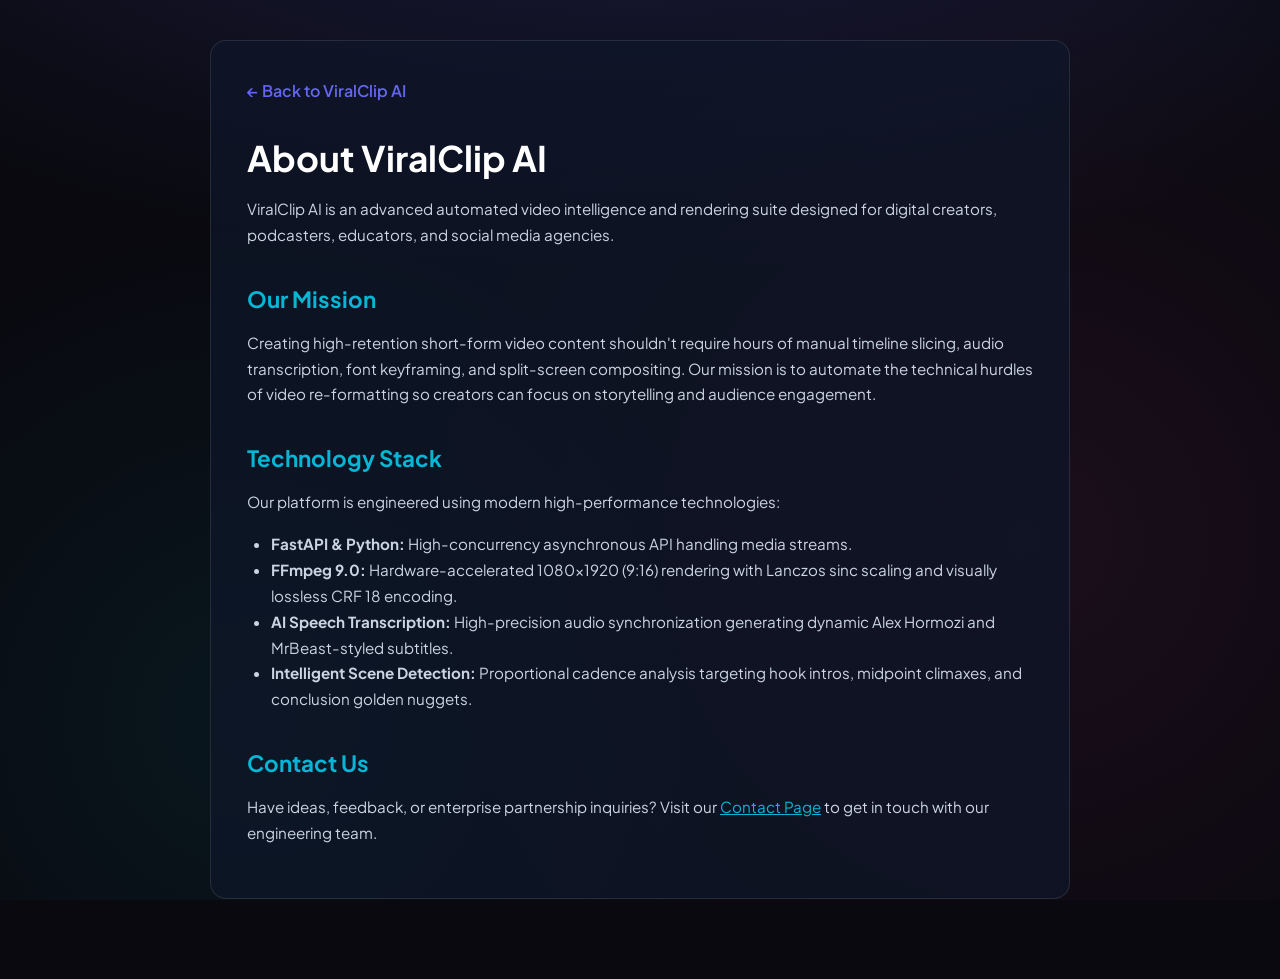
<file: static/about.html>
<!DOCTYPE html>
<html lang="en">
<head>
  <meta charset="UTF-8">
  <meta name="viewport" content="width=device-width, initial-scale=1.0">
  <title>About Us - ViralClip AI</title>
  <link rel="icon" type="image/png" sizes="192x192" href="/icon-192.png">
  <link href="https://fonts.googleapis.com/css2?family=Plus+Jakarta+Sans:wght@400;500;600;700;800&display=swap" rel="stylesheet">
  <link rel="stylesheet" href="css/style.css">
  <style>
    .legal-page-container {
      max-width: 860px;
      margin: 40px auto 80px;
      padding: 36px;
      background: rgba(15, 23, 42, 0.7);
      border: 1px solid rgba(255, 255, 255, 0.1);
      border-radius: 16px;
      line-height: 1.7;
    }
    .legal-page-container h1 { font-size: 2.2rem; margin-bottom: 8px; color: #fff; }
    .legal-page-container h2 { font-size: 1.4rem; margin-top: 32px; margin-bottom: 12px; color: var(--accent-cyan); }
    .legal-page-container p { color: #cbd5e1; margin-bottom: 16px; font-size: 0.95rem; }
    .legal-page-container ul { color: #cbd5e1; margin-left: 24px; margin-bottom: 16px; font-size: 0.95rem; }
    .back-home-btn { display: inline-flex; align-items: center; gap: 6px; margin-bottom: 24px; color: var(--primary); text-decoration: none; font-weight: 600; }
  </style>
</head>
<body class="bg-dark text-light antialiased">
  <div class="legal-page-container">
    <a href="/" class="back-home-btn">← Back to ViralClip AI</a>
    <h1>About ViralClip AI</h1>
    <p>ViralClip AI is an advanced automated video intelligence and rendering suite designed for digital creators, podcasters, educators, and social media agencies.</p>

    <h2>Our Mission</h2>
    <p>Creating high-retention short-form video content shouldn't require hours of manual timeline slicing, audio transcription, font keyframing, and split-screen compositing. Our mission is to automate the technical hurdles of video re-formatting so creators can focus on storytelling and audience engagement.</p>

    <h2>Technology Stack</h2>
    <p>Our platform is engineered using modern high-performance technologies:</p>
    <ul>
      <li><strong>FastAPI & Python:</strong> High-concurrency asynchronous API handling media streams.</li>
      <li><strong>FFmpeg 9.0:</strong> Hardware-accelerated 1080x1920 (9:16) rendering with Lanczos sinc scaling and visually lossless CRF 18 encoding.</li>
      <li><strong>AI Speech Transcription:</strong> High-precision audio synchronization generating dynamic Alex Hormozi and MrBeast-styled subtitles.</li>
      <li><strong>Intelligent Scene Detection:</strong> Proportional cadence analysis targeting hook intros, midpoint climaxes, and conclusion golden nuggets.</li>
    </ul>

    <h2>Contact Us</h2>
    <p>Have ideas, feedback, or enterprise partnership inquiries? Visit our <a href="/contact.html" style="color: var(--accent-cyan);">Contact Page</a> to get in touch with our engineering team.</p>
  </div>
</body>
</html>
</file>
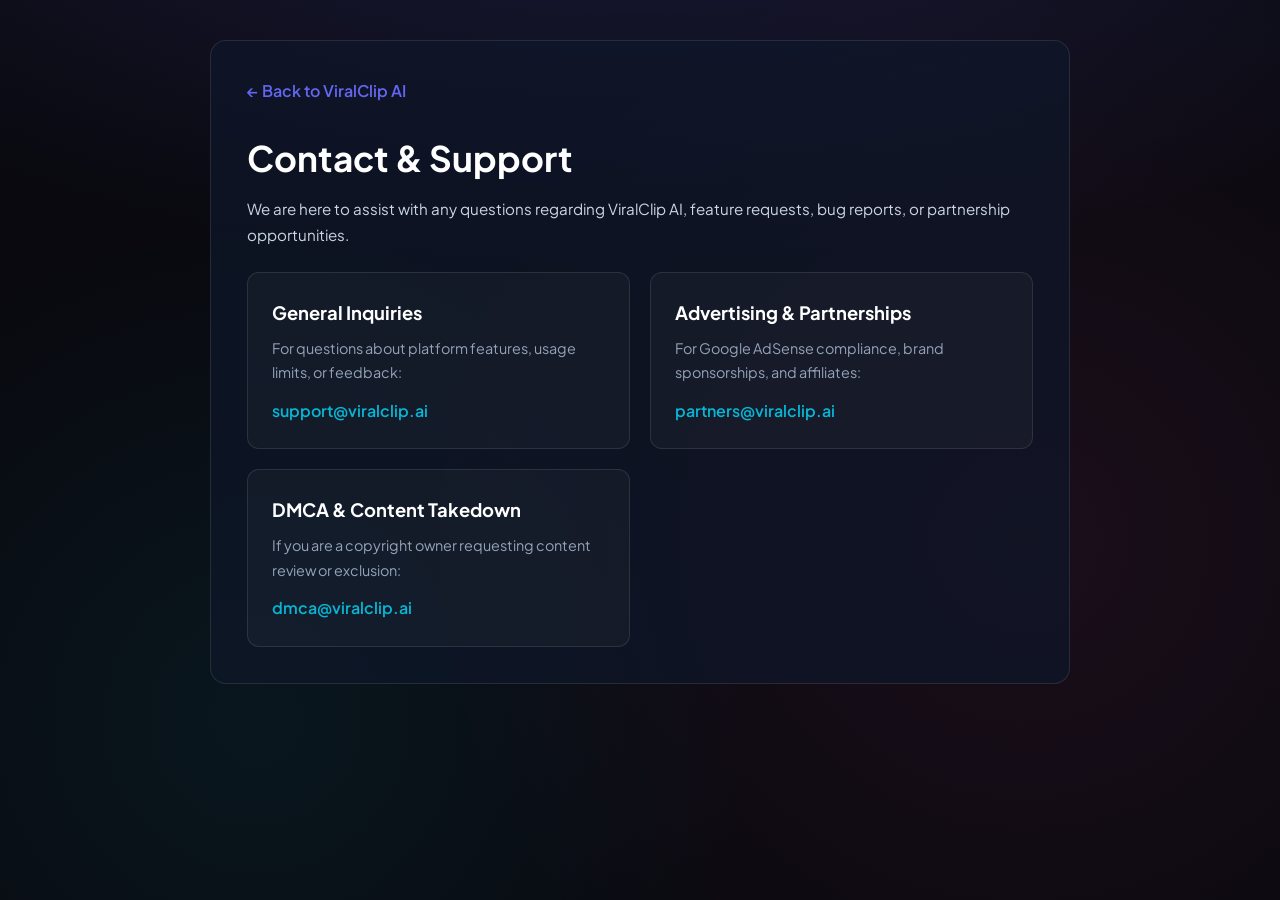
<file: static/contact.html>
<!DOCTYPE html>
<html lang="en">
<head>
  <meta charset="UTF-8">
  <meta name="viewport" content="width=device-width, initial-scale=1.0">
  <title>Contact & Support - ViralClip AI</title>
  <link rel="icon" type="image/png" sizes="192x192" href="/icon-192.png">
  <link href="https://fonts.googleapis.com/css2?family=Plus+Jakarta+Sans:wght@400;500;600;700;800&display=swap" rel="stylesheet">
  <link rel="stylesheet" href="css/style.css">
  <style>
    .legal-page-container {
      max-width: 860px;
      margin: 40px auto 80px;
      padding: 36px;
      background: rgba(15, 23, 42, 0.7);
      border: 1px solid rgba(255, 255, 255, 0.1);
      border-radius: 16px;
      line-height: 1.7;
    }
    .legal-page-container h1 { font-size: 2.2rem; margin-bottom: 8px; color: #fff; }
    .legal-page-container p { color: #cbd5e1; margin-bottom: 24px; font-size: 0.95rem; }
    .back-home-btn { display: inline-flex; align-items: center; gap: 6px; margin-bottom: 24px; color: var(--primary); text-decoration: none; font-weight: 600; }
    .contact-card-grid { display: grid; grid-template-columns: repeat(auto-fit, minmax(260px, 1fr)); gap: 20px; margin-top: 24px; }
    .contact-card { background: rgba(255, 255, 255, 0.03); border: 1px solid rgba(255, 255, 255, 0.1); border-radius: 12px; padding: 24px; }
    .contact-card h3 { color: #fff; margin-bottom: 8px; font-size: 1.15rem; }
    .contact-card p { color: var(--text-muted); font-size: 0.9rem; margin-bottom: 12px; }
    .contact-email { color: var(--accent-cyan); font-weight: 600; text-decoration: none; word-break: break-all; }
  </style>
</head>
<body class="bg-dark text-light antialiased">
  <div class="legal-page-container">
    <a href="/" class="back-home-btn">← Back to ViralClip AI</a>
    <h1>Contact & Support</h1>
    <p>We are here to assist with any questions regarding ViralClip AI, feature requests, bug reports, or partnership opportunities.</p>

    <div class="contact-card-grid">
      <div class="contact-card">
        <h3>General Inquiries</h3>
        <p>For questions about platform features, usage limits, or feedback:</p>
        <a href="mailto:support@viralclip.ai" class="contact-email">support@viralclip.ai</a>
      </div>

      <div class="contact-card">
        <h3>Advertising & Partnerships</h3>
        <p>For Google AdSense compliance, brand sponsorships, and affiliates:</p>
        <a href="mailto:partners@viralclip.ai" class="contact-email">partners@viralclip.ai</a>
      </div>

      <div class="contact-card">
        <h3>DMCA & Content Takedown</h3>
        <p>If you are a copyright owner requesting content review or exclusion:</p>
        <a href="mailto:dmca@viralclip.ai" class="contact-email">dmca@viralclip.ai</a>
      </div>
    </div>
  </div>
</body>
</html>
</file>
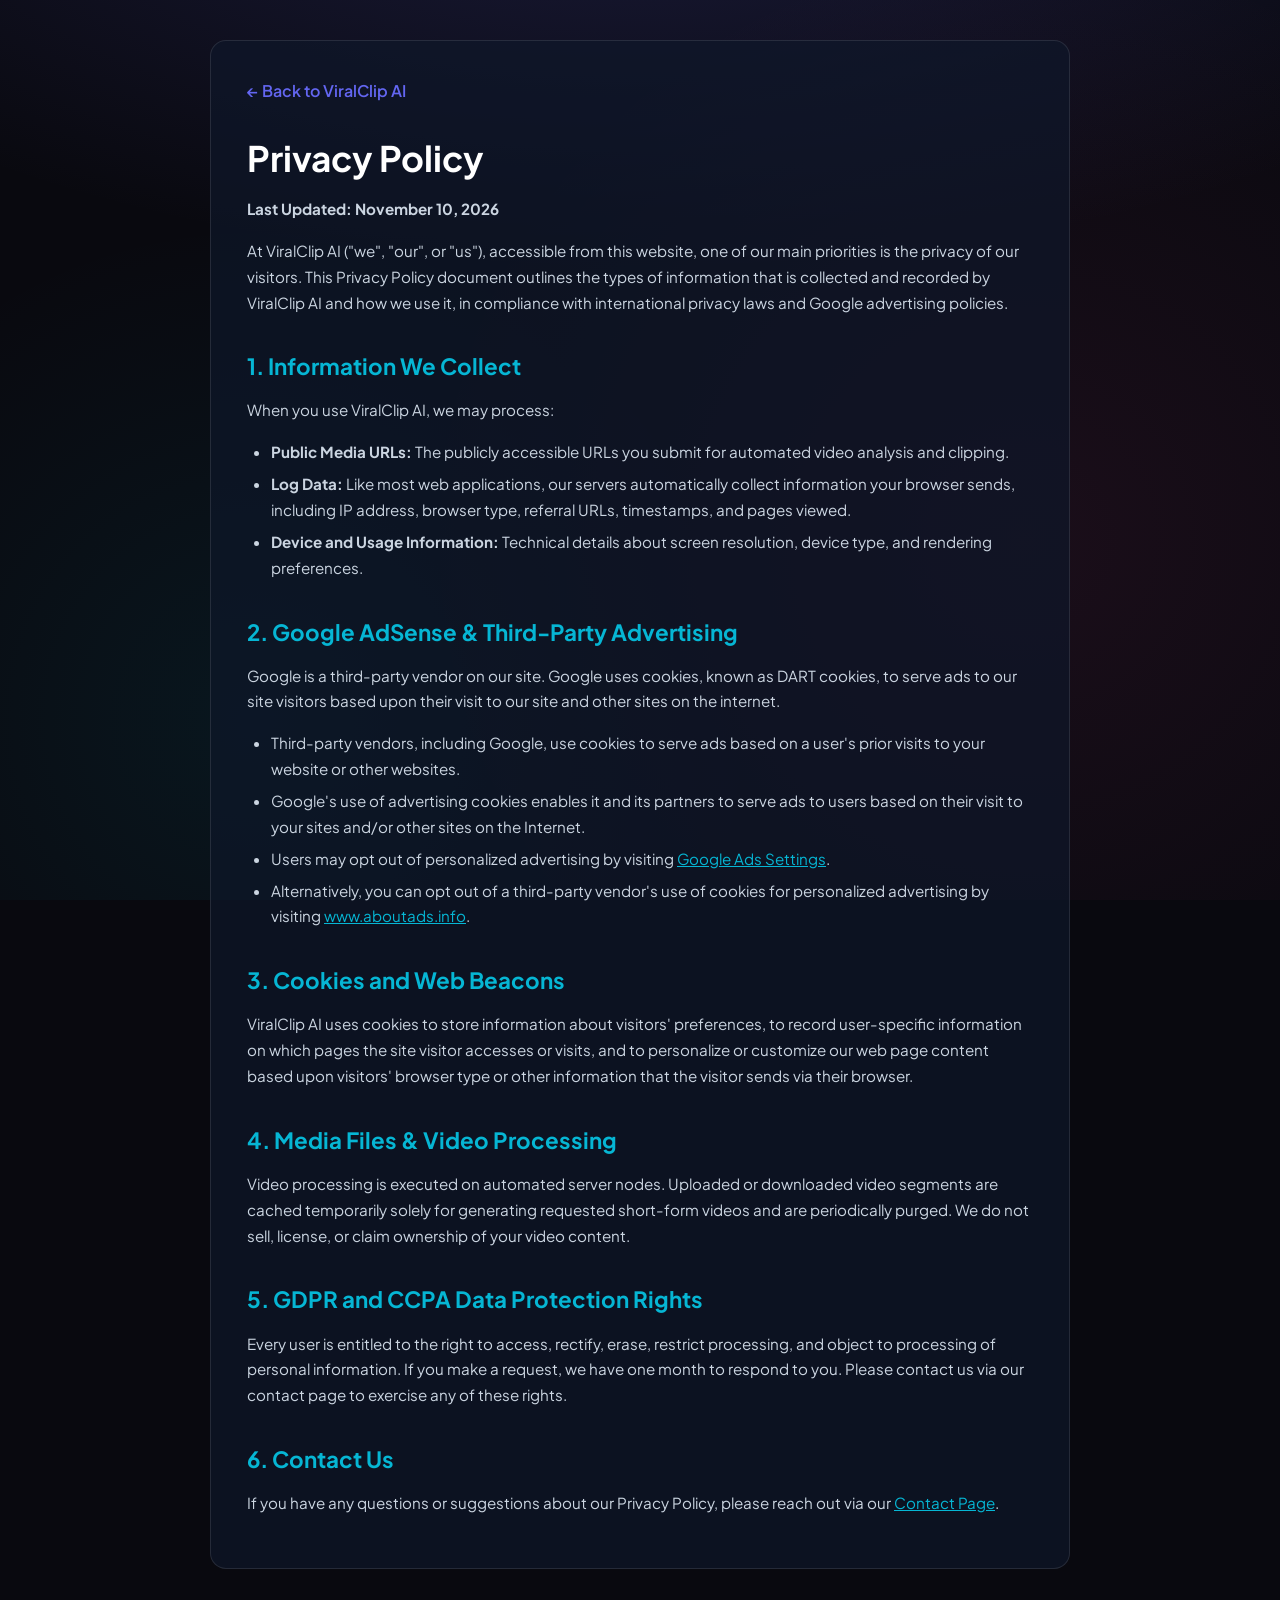
<file: static/privacy.html>
<!DOCTYPE html>
<html lang="en">
<head>
  <meta charset="UTF-8">
  <meta name="viewport" content="width=device-width, initial-scale=1.0">
  <title>Privacy Policy - ViralClip AI</title>
  <link rel="icon" type="image/png" sizes="192x192" href="/icon-192.png">
  <link href="https://fonts.googleapis.com/css2?family=Plus+Jakarta+Sans:wght@400;500;600;700;800&display=swap" rel="stylesheet">
  <link rel="stylesheet" href="css/style.css">
  <style>
    .legal-page-container {
      max-width: 860px;
      margin: 40px auto 80px;
      padding: 36px;
      background: rgba(15, 23, 42, 0.7);
      border: 1px solid rgba(255, 255, 255, 0.1);
      border-radius: 16px;
      line-height: 1.7;
    }
    .legal-page-container h1 { font-size: 2.2rem; margin-bottom: 8px; color: #fff; }
    .legal-page-container h2 { font-size: 1.4rem; margin-top: 32px; margin-bottom: 12px; color: var(--accent-cyan); }
    .legal-page-container p { color: #cbd5e1; margin-bottom: 16px; font-size: 0.95rem; }
    .legal-page-container ul { color: #cbd5e1; margin-left: 24px; margin-bottom: 16px; font-size: 0.95rem; }
    .legal-page-container li { margin-bottom: 6px; }
    .back-home-btn { display: inline-flex; align-items: center; gap: 6px; margin-bottom: 24px; color: var(--primary); text-decoration: none; font-weight: 600; }
  </style>
</head>
<body class="bg-dark text-light antialiased">
  <div class="legal-page-container">
    <a href="/" class="back-home-btn">← Back to ViralClip AI</a>
    <h1>Privacy Policy</h1>
    <p><strong>Last Updated: November 10, 2026</strong></p>

    <p>At ViralClip AI ("we", "our", or "us"), accessible from this website, one of our main priorities is the privacy of our visitors. This Privacy Policy document outlines the types of information that is collected and recorded by ViralClip AI and how we use it, in compliance with international privacy laws and Google advertising policies.</p>

    <h2>1. Information We Collect</h2>
    <p>When you use ViralClip AI, we may process:</p>
    <ul>
      <li><strong>Public Media URLs:</strong> The publicly accessible URLs you submit for automated video analysis and clipping.</li>
      <li><strong>Log Data:</strong> Like most web applications, our servers automatically collect information your browser sends, including IP address, browser type, referral URLs, timestamps, and pages viewed.</li>
      <li><strong>Device and Usage Information:</strong> Technical details about screen resolution, device type, and rendering preferences.</li>
    </ul>

    <h2>2. Google AdSense & Third-Party Advertising</h2>
    <p>Google is a third-party vendor on our site. Google uses cookies, known as DART cookies, to serve ads to our site visitors based upon their visit to our site and other sites on the internet.</p>
    <ul>
      <li>Third-party vendors, including Google, use cookies to serve ads based on a user's prior visits to your website or other websites.</li>
      <li>Google's use of advertising cookies enables it and its partners to serve ads to users based on their visit to your sites and/or other sites on the Internet.</li>
      <li>Users may opt out of personalized advertising by visiting <a href="https://www.google.com/settings/ads" target="_blank" rel="noopener" style="color: var(--accent-cyan);">Google Ads Settings</a>.</li>
      <li>Alternatively, you can opt out of a third-party vendor's use of cookies for personalized advertising by visiting <a href="https://www.aboutads.info" target="_blank" rel="noopener" style="color: var(--accent-cyan);">www.aboutads.info</a>.</li>
    </ul>

    <h2>3. Cookies and Web Beacons</h2>
    <p>ViralClip AI uses cookies to store information about visitors' preferences, to record user-specific information on which pages the site visitor accesses or visits, and to personalize or customize our web page content based upon visitors' browser type or other information that the visitor sends via their browser.</p>

    <h2>4. Media Files & Video Processing</h2>
    <p>Video processing is executed on automated server nodes. Uploaded or downloaded video segments are cached temporarily solely for generating requested short-form videos and are periodically purged. We do not sell, license, or claim ownership of your video content.</p>

    <h2>5. GDPR and CCPA Data Protection Rights</h2>
    <p>Every user is entitled to the right to access, rectify, erase, restrict processing, and object to processing of personal information. If you make a request, we have one month to respond to you. Please contact us via our contact page to exercise any of these rights.</p>

    <h2>6. Contact Us</h2>
    <p>If you have any questions or suggestions about our Privacy Policy, please reach out via our <a href="/contact.html" style="color: var(--accent-cyan);">Contact Page</a>.</p>
  </div>
</body>
</html>
</file>
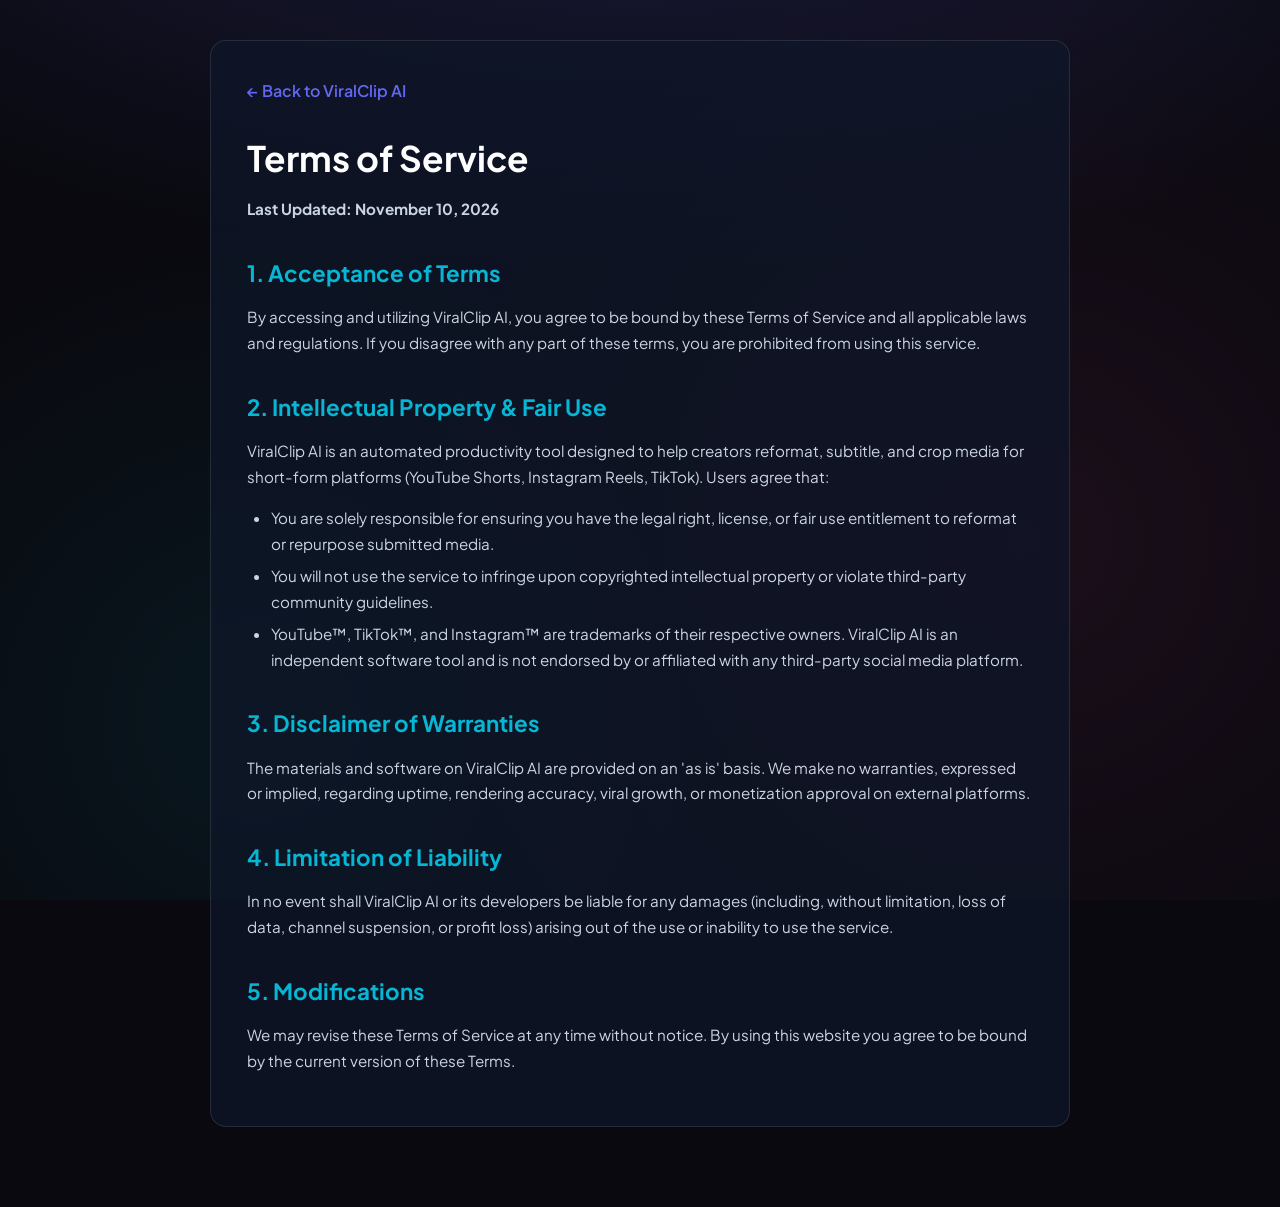
<file: static/terms.html>
<!DOCTYPE html>
<html lang="en">
<head>
  <meta charset="UTF-8">
  <meta name="viewport" content="width=device-width, initial-scale=1.0">
  <title>Terms of Service - ViralClip AI</title>
  <link rel="icon" type="image/png" sizes="192x192" href="/icon-192.png">
  <link href="https://fonts.googleapis.com/css2?family=Plus+Jakarta+Sans:wght@400;500;600;700;800&display=swap" rel="stylesheet">
  <link rel="stylesheet" href="css/style.css">
  <style>
    .legal-page-container {
      max-width: 860px;
      margin: 40px auto 80px;
      padding: 36px;
      background: rgba(15, 23, 42, 0.7);
      border: 1px solid rgba(255, 255, 255, 0.1);
      border-radius: 16px;
      line-height: 1.7;
    }
    .legal-page-container h1 { font-size: 2.2rem; margin-bottom: 8px; color: #fff; }
    .legal-page-container h2 { font-size: 1.4rem; margin-top: 32px; margin-bottom: 12px; color: var(--accent-cyan); }
    .legal-page-container p { color: #cbd5e1; margin-bottom: 16px; font-size: 0.95rem; }
    .legal-page-container ul { color: #cbd5e1; margin-left: 24px; margin-bottom: 16px; font-size: 0.95rem; }
    .legal-page-container li { margin-bottom: 6px; }
    .back-home-btn { display: inline-flex; align-items: center; gap: 6px; margin-bottom: 24px; color: var(--primary); text-decoration: none; font-weight: 600; }
  </style>
</head>
<body class="bg-dark text-light antialiased">
  <div class="legal-page-container">
    <a href="/" class="back-home-btn">← Back to ViralClip AI</a>
    <h1>Terms of Service</h1>
    <p><strong>Last Updated: November 10, 2026</strong></p>

    <h2>1. Acceptance of Terms</h2>
    <p>By accessing and utilizing ViralClip AI, you agree to be bound by these Terms of Service and all applicable laws and regulations. If you disagree with any part of these terms, you are prohibited from using this service.</p>

    <h2>2. Intellectual Property & Fair Use</h2>
    <p>ViralClip AI is an automated productivity tool designed to help creators reformat, subtitle, and crop media for short-form platforms (YouTube Shorts, Instagram Reels, TikTok). Users agree that:</p>
    <ul>
      <li>You are solely responsible for ensuring you have the legal right, license, or fair use entitlement to reformat or repurpose submitted media.</li>
      <li>You will not use the service to infringe upon copyrighted intellectual property or violate third-party community guidelines.</li>
      <li>YouTube™, TikTok™, and Instagram™ are trademarks of their respective owners. ViralClip AI is an independent software tool and is not endorsed by or affiliated with any third-party social media platform.</li>
    </ul>

    <h2>3. Disclaimer of Warranties</h2>
    <p>The materials and software on ViralClip AI are provided on an 'as is' basis. We make no warranties, expressed or implied, regarding uptime, rendering accuracy, viral growth, or monetization approval on external platforms.</p>

    <h2>4. Limitation of Liability</h2>
    <p>In no event shall ViralClip AI or its developers be liable for any damages (including, without limitation, loss of data, channel suspension, or profit loss) arising out of the use or inability to use the service.</p>

    <h2>5. Modifications</h2>
    <p>We may revise these Terms of Service at any time without notice. By using this website you agree to be bound by the current version of these Terms.</p>
  </div>
</body>
</html>
</file>
<file: static/css/style.css>
/* ==========================================================================
   ViralClip AI - Modern SaaS Dark Theme & Stylesheet
   ========================================================================== */

:root {
  --bg-dark: #09090f;
  --bg-card: rgba(18, 18, 28, 0.75);
  --bg-card-hover: rgba(26, 26, 42, 0.9);
  --bg-elevated: #161626;
  --border-color: rgba(255, 255, 255, 0.08);
  --border-glow: rgba(99, 102, 241, 0.35);

  --primary: #6366f1;
  --primary-hover: #4f46e5;
  --secondary: #8b5cf6;
  --accent-cyan: #06b6d4;
  --accent-green: #10b981;
  --accent-yellow: #facc15;
  --accent-pink: #ec4899;

  --text-main: #f8fafc;
  --text-muted: #94a3b8;
  --text-sub: #64748b;

  --font-main: 'Plus Jakarta Sans', system-ui, -apple-system, sans-serif;
  --font-display: 'Space Grotesk', sans-serif;

  --radius-sm: 8px;
  --radius-md: 14px;
  --radius-lg: 20px;
  --radius-xl: 28px;
}

*, *::before, *::after {
  box-sizing: border-box;
  margin: 0;
  padding: 0;
}

body {
  font-family: var(--font-main);
  background-color: var(--bg-dark);
  color: var(--text-main);
  line-height: 1.6;
  overflow-x: hidden;
  background-image: 
    radial-gradient(ellipse 80% 50% at 50% -20%, rgba(99, 102, 241, 0.20), transparent),
    radial-gradient(circle 600px at 80% 60%, rgba(236, 72, 153, 0.08), transparent),
    radial-gradient(circle 500px at 20% 80%, rgba(6, 182, 212, 0.08), transparent);
  background-attachment: fixed;
}

/* Scrollbar */
::-webkit-scrollbar {
  width: 8px;
}
::-webkit-scrollbar-track {
  background: var(--bg-dark);
}
::-webkit-scrollbar-thumb {
  background: #27273a;
  border-radius: 4px;
}
::-webkit-scrollbar-thumb:hover {
  background: var(--primary);
}

/* Typography & Utilities */
.gradient-text {
  background: linear-gradient(135deg, #a5b4fc 0%, #6366f1 50%, #ec4899 100%);
  -webkit-background-clip: text;
  -webkit-text-fill-color: transparent;
}

.card-glow {
  background: var(--bg-card);
  backdrop-filter: blur(16px);
  -webkit-backdrop-filter: blur(16px);
  border: 1px solid var(--border-color);
  box-shadow: 0 10px 40px -10px rgba(0, 0, 0, 0.5), 0 0 20px -5px rgba(99, 102, 241, 0.15);
  border-radius: var(--radius-lg);
}

.pulse-glow {
  box-shadow: 0 0 25px rgba(99, 102, 241, 0.45);
  transition: all 0.3s ease;
}
.pulse-glow:hover {
  box-shadow: 0 0 35px rgba(99, 102, 241, 0.7);
  transform: translateY(-2px);
}

/* Buttons */
.btn {
  display: inline-flex;
  align-items: center;
  justify-content: center;
  gap: 8px;
  font-family: var(--font-main);
  font-weight: 600;
  border-radius: var(--radius-md);
  border: none;
  cursor: pointer;
  transition: all 0.2s cubic-bezier(0.16, 1, 0.3, 1);
  text-decoration: none;
}

.btn-primary {
  background: linear-gradient(135deg, #6366f1 0%, #4f46e5 100%);
  color: white;
}
.btn-primary:hover {
  background: linear-gradient(135deg, #4f46e5 0%, #4338ca 100%);
}

.btn-secondary {
  background: rgba(255, 255, 255, 0.08);
  color: var(--text-main);
  border: 1px solid rgba(255, 255, 255, 0.12);
}
.btn-secondary:hover {
  background: rgba(255, 255, 255, 0.15);
}

.btn-outline {
  background: transparent;
  color: var(--text-muted);
  border: 1px solid var(--border-color);
}
.btn-outline:hover {
  color: white;
  border-color: rgba(255, 255, 255, 0.25);
  background: rgba(255, 255, 255, 0.04);
}

.btn-success {
  background: linear-gradient(135deg, #10b981 0%, #059669 100%);
  color: white;
  box-shadow: 0 0 25px rgba(16, 185, 129, 0.4);
}
.btn-success:hover {
  background: linear-gradient(135deg, #059669 0%, #047857 100%);
}

.btn-xs { padding: 4px 10px; font-size: 0.75rem; }
.btn-sm { padding: 8px 16px; font-size: 0.85rem; }
.btn-md { padding: 12px 22px; font-size: 0.95rem; }
.btn-lg { padding: 14px 28px; font-size: 1.05rem; }
.btn-xl { padding: 18px 34px; font-size: 1.15rem; font-weight: 700; }
.w-full { width: 100%; }

/* Navigation Header */
.app-header {
  position: sticky;
  top: 0;
  z-index: 100;
  background: rgba(9, 9, 15, 0.85);
  backdrop-filter: blur(14px);
  -webkit-backdrop-filter: blur(14px);
  border-bottom: 1px solid var(--border-color);
  padding: 14px 0;
}
.header-container {
  max-width: 1300px;
  margin: 0 auto;
  padding: 0 24px;
  display: flex;
  align-items: center;
  justify-content: space-between;
}
.brand {
  display: flex;
  align-items: center;
  gap: 12px;
}
.brand-icon {
  width: 40px;
  height: 40px;
  background: linear-gradient(135deg, #6366f1, #ec4899);
  border-radius: 10px;
  display: flex;
  align-items: center;
  justify-content: center;
  color: white;
  box-shadow: 0 0 15px rgba(99, 102, 241, 0.5);
}
.brand-icon.small {
  width: 26px;
  height: 26px;
  border-radius: 6px;
}
.brand-title {
  font-family: var(--font-display);
  font-size: 1.3rem;
  font-weight: 700;
  letter-spacing: -0.5px;
}
.brand-badge {
  display: block;
  font-size: 0.65rem;
  font-weight: 700;
  color: var(--accent-cyan);
  letter-spacing: 1px;
}

.header-nav {
  display: flex;
  align-items: center;
  gap: 8px;
}
.nav-link {
  display: flex;
  align-items: center;
  gap: 6px;
  color: var(--text-muted);
  text-decoration: none;
  font-size: 0.9rem;
  font-weight: 600;
  padding: 8px 14px;
  border-radius: var(--radius-sm);
  transition: all 0.2s;
}
.nav-link:hover, .nav-link.active {
  color: white;
  background: rgba(255, 255, 255, 0.05);
}

.header-actions {
  display: flex;
  align-items: center;
  gap: 14px;
}
.status-pill {
  display: flex;
  align-items: center;
  gap: 8px;
  font-size: 0.78rem;
  background: rgba(16, 185, 129, 0.1);
  color: #34d399;
  border: 1px solid rgba(16, 185, 129, 0.25);
  padding: 5px 12px;
  border-radius: 999px;
  font-weight: 600;
}
.status-dot {
  width: 7px;
  height: 7px;
  background: #10b981;
  border-radius: 50%;
  box-shadow: 0 0 8px #10b981;
  animation: blink 2s infinite ease-in-out;
}
.status-dot.offline {
  background: #ef4444;
  box-shadow: 0 0 8px #ef4444;
}
@keyframes blink {
  0%, 100% { opacity: 1; }
  50% { opacity: 0.3; }
}

/* Main Content */
.main-content {
  max-width: 1300px;
  margin: 0 auto;
  padding: 30px 24px 80px;
}

/* Hero Section */
.hero-section {
  text-align: center;
  padding: 40px 0 30px;
}
.hero-badge {
  display: inline-flex;
  align-items: center;
  gap: 8px;
  background: rgba(99, 102, 241, 0.12);
  color: #a5b4fc;
  border: 1px solid rgba(99, 102, 241, 0.3);
  padding: 6px 16px;
  border-radius: 999px;
  font-size: 0.85rem;
  font-weight: 700;
  margin-bottom: 20px;
}
.hero-heading {
  font-family: var(--font-display);
  font-size: 2.9rem;
  line-height: 1.15;
  font-weight: 800;
  letter-spacing: -1px;
  margin-bottom: 18px;
}
.hero-subtext {
  max-width: 740px;
  margin: 0 auto 36px;
  font-size: 1.1rem;
  color: var(--text-muted);
}

/* Input Card */
.input-card {
  max-width: 900px;
  margin: 0 auto;
  padding: 32px;
  text-align: left;
}
.url-input-group {
  display: flex;
  align-items: center;
  background: rgba(10, 10, 16, 0.8);
  border: 1.5px solid rgba(255, 255, 255, 0.12);
  border-radius: var(--radius-md);
  padding: 6px 10px 6px 18px;
  transition: all 0.2s;
  box-shadow: inset 0 2px 4px rgba(0,0,0,0.4);
}
.url-input-group:focus-within {
  border-color: var(--primary);
  box-shadow: 0 0 20px rgba(99, 102, 241, 0.35);
}
.input-icon {
  color: #ef4444;
  display: flex;
  align-items: center;
  margin-right: 12px;
}
.url-input-group input {
  flex: 1;
  background: transparent;
  border: none;
  color: white;
  font-size: 1.05rem;
  font-family: var(--font-main);
  outline: none;
}
.url-input-group input::placeholder {
  color: var(--text-sub);
}

/* Controls Row */
.controls-row {
  display: grid;
  grid-template-columns: repeat(auto-fit, minmax(240px, 1fr));
  gap: 20px;
  margin-top: 24px;
}
.control-group {
  display: flex;
  flex-direction: column;
  gap: 10px;
}
.control-label {
  display: flex;
  align-items: center;
  gap: 6px;
  font-size: 0.82rem;
  font-weight: 700;
  text-transform: uppercase;
  letter-spacing: 0.5px;
  color: var(--text-muted);
}
.pill-group {
  display: flex;
  flex-wrap: wrap;
  gap: 8px;
}
.pill-btn {
  background: rgba(255, 255, 255, 0.04);
  border: 1px solid rgba(255, 255, 255, 0.08);
  color: var(--text-muted);
  font-size: 0.86rem;
  font-weight: 600;
  padding: 9px 15px;
  border-radius: var(--radius-sm);
  cursor: pointer;
  transition: all 0.2s;
  display: flex;
  align-items: center;
  gap: 6px;
}
.pill-btn:hover {
  background: rgba(255, 255, 255, 0.08);
  color: white;
}
.pill-btn.active {
  background: rgba(99, 102, 241, 0.18);
  border-color: var(--primary);
  color: #c7d2fe;
  box-shadow: 0 0 12px rgba(99, 102, 241, 0.25);
}

/* Custom Prompt */
.custom-prompt-container {
  margin-top: 20px;
  background: rgba(255, 255, 255, 0.02);
  border: 1px dashed rgba(255, 255, 255, 0.1);
  border-radius: var(--radius-sm);
  overflow: hidden;
}
.custom-prompt-header {
  padding: 10px 16px;
  font-size: 0.85rem;
  font-weight: 600;
  color: var(--text-muted);
  display: flex;
  align-items: center;
  justify-content: space-between;
  cursor: pointer;
}
.custom-prompt-header:hover {
  color: white;
}
.custom-prompt-body {
  padding: 0 16px 14px;
}
.custom-prompt-body input {
  width: 100%;
  background: rgba(0, 0, 0, 0.3);
  border: 1px solid rgba(255, 255, 255, 0.1);
  padding: 10px 14px;
  border-radius: var(--radius-sm);
  color: white;
  font-size: 0.9rem;
  outline: none;
}
.custom-prompt-body input:focus {
  border-color: var(--primary);
}

/* Action Row */
.action-row {
  display: flex;
  align-items: center;
  justify-content: space-between;
  margin-top: 28px;
  gap: 16px;
}
.upload-link-wrap {
  display: flex;
  flex-direction: column;
  gap: 4px;
}
.upload-file-btn {
  display: inline-flex;
  align-items: center;
  gap: 6px;
  font-size: 0.88rem;
  font-weight: 600;
  color: var(--text-muted);
  cursor: pointer;
  transition: color 0.2s;
}
.upload-file-btn:hover {
  color: var(--accent-cyan);
}
.file-name-hint {
  font-size: 0.75rem;
  color: var(--accent-green);
  max-width: 250px;
  overflow: hidden;
  text-overflow: ellipsis;
  white-space: nowrap;
}

/* Sample Picker */
.sample-picker {
  margin-top: 24px;
  display: flex;
  align-items: center;
  justify-content: center;
  gap: 12px;
  flex-wrap: wrap;
}
.sample-label {
  font-size: 0.85rem;
  font-weight: 600;
  color: var(--text-muted);
  display: flex;
  align-items: center;
  gap: 6px;
}
.sample-pills {
  display: flex;
  flex-wrap: wrap;
  gap: 8px;
}
.sample-pill-item {
  background: rgba(255, 255, 255, 0.05);
  border: 1px solid rgba(255, 255, 255, 0.1);
  padding: 6px 14px;
  border-radius: 999px;
  font-size: 0.82rem;
  font-weight: 600;
  color: #cbd5e1;
  cursor: pointer;
  transition: all 0.2s;
  display: flex;
  align-items: center;
  gap: 6px;
}
.sample-pill-item:hover {
  background: rgba(99, 102, 241, 0.25);
  border-color: var(--primary);
  color: white;
  transform: translateY(-1px);
}

/* Loading Section */
.loading-section {
  padding: 60px 0;
  display: flex;
  justify-content: center;
}
.loader-card {
  max-width: 500px;
  width: 100%;
  background: var(--bg-card);
  border: 1px solid var(--border-glow);
  border-radius: var(--radius-lg);
  padding: 40px;
  text-align: center;
}
.ai-orb {
  width: 70px;
  height: 70px;
  border-radius: 50%;
  background: linear-gradient(135deg, #6366f1, #ec4899);
  margin: 0 auto 24px;
  box-shadow: 0 0 35px #6366f1;
  animation: orb-pulse 2s infinite ease-in-out;
}
@keyframes orb-pulse {
  0%, 100% { transform: scale(0.95); box-shadow: 0 0 25px #6366f1; }
  50% { transform: scale(1.1); box-shadow: 0 0 45px #ec4899; }
}
.loader-title {
  font-size: 1.3rem;
  font-weight: 700;
  margin-bottom: 8px;
}
.loader-desc {
  font-size: 0.9rem;
  color: var(--text-muted);
  margin-bottom: 24px;
}
.progress-bar-wrap {
  width: 100%;
  height: 6px;
  background: rgba(255, 255, 255, 0.08);
  border-radius: 999px;
  overflow: hidden;
}
.progress-bar-fill {
  height: 100%;
  width: 20%;
  background: linear-gradient(90deg, #6366f1, #06b6d4, #ec4899);
  border-radius: 999px;
  transition: width 0.4s ease;
}

/* Results Section */
.results-section {
  padding: 40px 0;
}
.section-header {
  display: flex;
  align-items: flex-end;
  justify-content: space-between;
  margin-bottom: 28px;
}
.sub-badge {
  display: inline-flex;
  align-items: center;
  gap: 6px;
  font-size: 0.78rem;
  font-weight: 700;
  color: var(--accent-green);
  text-transform: uppercase;
  letter-spacing: 0.5px;
  margin-bottom: 6px;
}
.section-title {
  font-family: var(--font-display);
  font-size: 2rem;
  font-weight: 700;
}
.section-subtext {
  font-size: 0.95rem;
  color: var(--text-muted);
}

/* Clips Grid */
.clips-grid {
  display: grid;
  grid-template-columns: repeat(auto-fit, minmax(340px, 1fr));
  gap: 24px;
}
.clip-card {
  background: var(--bg-card);
  border: 1px solid var(--border-color);
  border-radius: var(--radius-lg);
  overflow: hidden;
  display: flex;
  flex-direction: column;
  transition: all 0.25s ease;
}
.clip-card:hover {
  border-color: var(--border-glow);
  transform: translateY(-4px);
  box-shadow: 0 14px 30px -10px rgba(0, 0, 0, 0.6), 0 0 20px -5px rgba(99, 102, 241, 0.25);
}
.clip-thumbnail-wrap {
  position: relative;
  height: 190px;
  background: #141422;
  overflow: hidden;
}
.clip-thumb-img {
  width: 100%;
  height: 100%;
  object-fit: cover;
}
.clip-badges {
  position: absolute;
  top: 12px;
  left: 12px;
  right: 12px;
  display: flex;
  justify-content: space-between;
}
.virality-badge {
  background: rgba(16, 185, 129, 0.9);
  backdrop-filter: blur(8px);
  color: white;
  font-size: 0.78rem;
  font-weight: 800;
  padding: 4px 10px;
  border-radius: 999px;
  display: flex;
  align-items: center;
  gap: 5px;
}
.virality-badge.gold {
  background: linear-gradient(135deg, #f59e0b, #d97706);
}
.time-badge {
  background: rgba(0, 0, 0, 0.75);
  backdrop-filter: blur(8px);
  color: white;
  font-size: 0.75rem;
  font-weight: 700;
  padding: 4px 8px;
  border-radius: 6px;
}
.hook-badge-preview {
  position: absolute;
  bottom: 10px;
  left: 12px;
  right: 12px;
  background: rgba(10, 10, 20, 0.88);
  border-left: 3px solid #6366f1;
  padding: 6px 10px;
  border-radius: 4px;
  font-size: 0.75rem;
  font-weight: 700;
  color: #f1f5f9;
  white-space: nowrap;
  overflow: hidden;
  text-overflow: ellipsis;
}

.clip-body {
  padding: 20px;
  display: flex;
  flex-direction: column;
  flex: 1;
}
.clip-title {
  font-size: 1.05rem;
  font-weight: 700;
  line-height: 1.4;
  margin-bottom: 12px;
}
.clip-stats-row {
  display: flex;
  align-items: center;
  gap: 12px;
  margin-bottom: 14px;
  font-size: 0.82rem;
  color: var(--text-muted);
}
.stat-pill {
  display: inline-flex;
  align-items: center;
  gap: 4px;
  background: rgba(255, 255, 255, 0.05);
  padding: 3px 8px;
  border-radius: 6px;
}
.stat-pill strong {
  color: #38bdf8;
}

.clip-transcript-snippet {
  font-size: 0.85rem;
  color: var(--text-sub);
  line-height: 1.5;
  margin-bottom: 18px;
  flex: 1;
  display: -webkit-box;
  -webkit-line-clamp: 3;
  -webkit-box-orient: vertical;
  overflow: hidden;
}

.clip-card-actions {
  display: flex;
  gap: 10px;
  margin-top: auto;
}
.clip-card-actions .btn {
  flex: 1;
}

/* 9:16 Studio Section */
.studio-section {
  padding: 30px 0 60px;
}
.studio-container {
  display: grid;
  grid-template-columns: 360px 1fr;
  gap: 32px;
  align-items: flex-start;
}

/* Phone Column */
.phone-column {
  display: flex;
  flex-direction: column;
  align-items: center;
  position: sticky;
  top: 80px;
  width: 100%;
  max-width: 360px;
}

/* Prominent Top Layout Switcher Directly Above Phone */
.phone-top-layout-bar {
  width: 100%;
  max-width: 320px;
  margin-bottom: 12px;
  background: rgba(15, 23, 42, 0.85);
  backdrop-filter: blur(12px);
  border: 1.5px solid rgba(99, 102, 241, 0.35);
  border-radius: 14px;
  padding: 8px 10px;
  box-shadow: 0 8px 24px -6px rgba(0, 0, 0, 0.5), 0 0 15px rgba(99, 102, 241, 0.2);
}
.layout-bar-header {
  display: flex;
  align-items: center;
  justify-content: space-between;
  margin-bottom: 6px;
  padding: 0 4px;
}
.layout-bar-label {
  display: inline-flex;
  align-items: center;
  gap: 5px;
  font-size: 0.72rem;
  font-weight: 800;
  letter-spacing: 0.06em;
  color: #38bdf8;
  text-transform: uppercase;
}
.layout-bar-label svg {
  width: 13px;
  height: 13px;
}
.layout-active-badge {
  font-size: 0.72rem;
  font-weight: 700;
  color: #a5b4fc;
  background: rgba(99, 102, 241, 0.18);
  padding: 2px 8px;
  border-radius: 999px;
  border: 1px solid rgba(99, 102, 241, 0.3);
}
.phone-tabs-row {
  display: grid;
  grid-template-columns: repeat(4, 1fr);
  gap: 4px;
}
.phone-tab-btn {
  background: rgba(255, 255, 255, 0.05);
  border: 1px solid rgba(255, 255, 255, 0.1);
  border-radius: 8px;
  padding: 6px 2px;
  cursor: pointer;
  display: flex;
  flex-direction: column;
  align-items: center;
  justify-content: center;
  gap: 3px;
  transition: all 0.15s ease;
  user-select: none;
}
.phone-tab-btn:hover {
  background: rgba(255, 255, 255, 0.12);
  border-color: rgba(255, 255, 255, 0.3);
  transform: translateY(-1px);
}
.phone-tab-btn.active {
  background: linear-gradient(135deg, rgba(99, 102, 241, 0.4), rgba(79, 70, 229, 0.6));
  border-color: #818cf8;
  box-shadow: 0 0 12px rgba(99, 102, 241, 0.5);
}
.tab-emoji {
  font-size: 0.95rem;
  line-height: 1;
}
.tab-text {
  font-size: 0.64rem;
  font-weight: 700;
  color: #e2e8f0;
  white-space: nowrap;
  letter-spacing: -0.01em;
}
.phone-tab-btn.active .tab-text {
  color: #ffffff;
  font-weight: 800;
}

.phone-frame {
  width: 290px;
  height: 570px;
  background: #0f1015;
  border: 9px solid #1f202b;
  border-radius: 38px;
  position: relative;
  box-shadow: 0 25px 60px -15px rgba(0, 0, 0, 0.8), 0 0 35px rgba(99, 102, 241, 0.25);
  overflow: hidden;
}
.phone-island {
  position: absolute;
  top: 10px;
  left: 50%;
  transform: translateX(-50%);
  width: 86px;
  height: 20px;
  background: #000;
  border-radius: 12px;
  z-index: 50;
}
.phone-speaker {
  position: absolute;
  top: 6px;
  left: 50%;
  transform: translateX(-50%);
  width: 44px;
  height: 3px;
  background: #333;
  border-radius: 2px;
  z-index: 51;
}

/* Phone Screen & Video Layer */
.phone-screen {
  width: 100%;
  height: 100%;
  position: relative;
  background: #000;
  overflow: hidden;
  display: flex;
  flex-direction: column;
}
.short-video-container {
  flex: 1;
  position: relative;
  overflow: hidden;
  cursor: pointer;
  background: #000;
}

/* Base Video Layers */
.short-video-container .video-top {
  position: absolute;
  width: 100%;
  height: 100%;
  object-fit: cover;
  z-index: 2;
  transition: all 0.2s ease;
}
.short-video-container .video-bottom {
  display: none;
  position: absolute;
  width: 100%;
  height: 50%;
  object-fit: cover;
  z-index: 1;
}

/* Mode 1: Full 9:16 Single Video (DEFAULT - NO SPLIT SCREEN, NO GAMEPLAY) */
.short-video-container.crop-mode .video-top {
  position: absolute !important;
  top: 0 !important;
  left: 0 !important;
  width: 100% !important;
  height: 100% !important;
  object-fit: cover !important;
  z-index: 2 !important;
}
.short-video-container.crop-mode .video-bottom {
  display: none !important;
  visibility: hidden !important;
  opacity: 0 !important;
  pointer-events: none !important;
}

/* Mode 2: Split Screen (Video on Top 50%, Gameplay on Bottom 50%) */
.short-video-container.split-mode .video-top {
  position: absolute !important;
  top: 0 !important;
  left: 0 !important;
  width: 100% !important;
  height: 50% !important;
  object-fit: cover !important;
  z-index: 2 !important;
}
.short-video-container.split-mode .video-bottom {
  display: block !important;
  visibility: visible !important;
  opacity: 1 !important;
  position: absolute !important;
  top: 50% !important;
  left: 0 !important;
  width: 100% !important;
  height: 50% !important;
  object-fit: cover !important;
  border-top: 2px solid rgba(255, 255, 255, 0.2) !important;
  z-index: 2 !important;
}

/* Mode 3: Blur Mode (Centered Video with Blurred Background) */
.short-video-container.blur-mode .video-top {
  position: absolute !important;
  top: 50% !important;
  left: 50% !important;
  transform: translate(-50%, -50%) !important;
  width: 100% !important;
  height: auto !important;
  max-height: 54% !important;
  object-fit: contain !important;
  z-index: 3 !important;
  filter: drop-shadow(0 15px 30px rgba(0, 0, 0, 0.85)) !important;
}
.short-video-container.blur-mode .video-bottom {
  display: block !important;
  visibility: visible !important;
  opacity: 1 !important;
  position: absolute !important;
  inset: 0 !important;
  width: 100% !important;
  height: 100% !important;
  object-fit: cover !important;
  filter: blur(20px) brightness(0.5) !important;
  transform: scale(1.15) !important;
  z-index: 1 !important;
}

/* Mode 4: Fit Mode (Clean Letterbox - Zero Cropping, Zero Distortion) */
.short-video-container.fit-mode .video-top {
  position: absolute !important;
  top: 50% !important;
  left: 50% !important;
  transform: translate(-50%, -50%) !important;
  width: 100% !important;
  height: auto !important;
  max-height: 100% !important;
  object-fit: contain !important;
  background: #000 !important;
  z-index: 2 !important;
}
.short-video-container.fit-mode .video-bottom {
  display: none !important;
  visibility: hidden !important;
  opacity: 0 !important;
  pointer-events: none !important;
}

/* Phone Quick Layout Switcher (Directly below phone) */
.phone-quick-layout {
  width: 100%;
  max-width: 320px;
  margin-top: 14px;
  background: rgba(15, 23, 42, 0.7);
  border: 1px solid rgba(255, 255, 255, 0.1);
  border-radius: 14px;
  padding: 10px 12px;
  text-align: center;
}
.phone-layout-title {
  display: flex;
  align-items: center;
  justify-content: center;
  gap: 6px;
  font-size: 0.75rem;
  font-weight: 700;
  color: var(--accent-cyan);
  text-transform: uppercase;
  letter-spacing: 0.05em;
  margin-bottom: 8px;
}
.phone-layout-title i {
  width: 14px;
  height: 14px;
}
.phone-layout-btn-group {
  display: grid;
  grid-template-columns: repeat(2, 1fr);
  gap: 6px;
}
.phone-layout-pill {
  background: rgba(255, 255, 255, 0.04);
  border: 1px solid rgba(255, 255, 255, 0.1);
  border-radius: 8px;
  padding: 8px 6px;
  font-size: 0.76rem;
  font-weight: 600;
  color: #cbd5e1;
  cursor: pointer;
  transition: all 0.15s ease;
  display: flex;
  align-items: center;
  justify-content: center;
  gap: 4px;
  white-space: nowrap;
}
.phone-layout-pill:hover {
  background: rgba(255, 255, 255, 0.1);
  border-color: rgba(255, 255, 255, 0.25);
  color: #fff;
}
.phone-layout-pill.active {
  background: rgba(99, 102, 241, 0.28);
  border-color: var(--primary);
  color: #fff;
  box-shadow: 0 0 12px rgba(99, 102, 241, 0.4);
}

/* Hook Banner Overlay on Phone */
.hook-banner-overlay {
  position: absolute;
  top: 36px;
  left: 12px;
  right: 12px;
  background: rgba(12, 12, 22, 0.90);
  backdrop-filter: blur(6px);
  border: 1px solid rgba(99, 102, 241, 0.4);
  border-bottom: 2.5px solid #6366f1;
  border-radius: 8px;
  padding: 7px 10px;
  text-align: center;
  z-index: 15;
  box-shadow: 0 4px 15px rgba(0,0,0,0.5);
}
.hook-banner-overlay span {
  font-family: var(--font-display);
  font-size: 0.8rem;
  font-weight: 800;
  letter-spacing: 0.3px;
  color: white;
}

/* Animated Hormozi Subtitles on Phone */
.subtitles-overlay {
  position: absolute;
  top: 48%;
  left: 12px;
  right: 12px;
  transform: translateY(-50%);
  text-align: center;
  z-index: 30;
  pointer-events: none;
}
.subtitle-word {
  display: inline-block;
  font-family: 'Arial Black', Impact, sans-serif;
  font-size: 1.45rem;
  line-height: 1.25;
  font-weight: 900;
  text-transform: uppercase;
  padding: 8px 16px;
  border-radius: 8px;
  background: rgba(0, 0, 0, 0.55);
  backdrop-filter: blur(4px);
  -webkit-text-stroke: 1.5px black;
  text-shadow: 
    -2px -2px 0 #000,  
     2px -2px 0 #000,
    -2px  2px 0 #000,
     2px  2px 0 #000,
     3px  3px 10px rgba(0, 0, 0, 0.95);
  transition: transform 0.08s ease;
}
.caption-pop-anim {
  animation: caption-pop 0.15s cubic-bezier(0.175, 0.885, 0.32, 1.275);
}
@keyframes caption-pop {
  0% { transform: scale(0.88); }
  60% { transform: scale(1.12); }
  100% { transform: scale(1); }
}

/* Subtitle Style Presets */
.sub-style-hormozi {
  color: #fde047; /* Yellow Pop */
  border: 2px solid rgba(253, 224, 71, 0.3);
}
.sub-style-mrbeast {
  color: #22c55e; /* Neon Green */
  border: 2px solid rgba(34, 197, 94, 0.3);
}
.sub-style-cyber {
  color: #06b6d4; /* Electric Cyan */
  border: 2px solid rgba(6, 182, 212, 0.3);
}
.sub-style-classic {
  color: #ffffff;
  border: 2px solid rgba(255, 255, 255, 0.3);
}

/* YouTube Shorts UI Overlays */
.shorts-ui-overlay {
  position: absolute;
  inset: 0;
  z-index: 10;
  pointer-events: none;
  display: flex;
  flex-direction: column;
  justify-content: flex-end;
  padding: 14px 12px 14px;
  background: linear-gradient(180deg, transparent 60%, rgba(0,0,0,0.85) 100%);
}
.shorts-right-actions {
  position: absolute;
  right: 10px;
  bottom: 80px;
  display: flex;
  flex-direction: column;
  align-items: center;
  gap: 14px;
}
.action-item {
  display: flex;
  flex-direction: column;
  align-items: center;
  gap: 3px;
}
.action-btn {
  width: 36px;
  height: 36px;
  border-radius: 50%;
  background: rgba(0, 0, 0, 0.45);
  backdrop-filter: blur(6px);
  display: flex;
  align-items: center;
  justify-content: center;
  color: white;
}
.action-sound {
  border: 2px solid white;
  animation: spin-sound 4s linear infinite;
}
@keyframes spin-sound {
  100% { transform: rotate(360deg); }
}
.action-count {
  font-size: 0.68rem;
  font-weight: 700;
  color: #cbd5e1;
}

.shorts-bottom-info {
  margin-right: 50px;
}
.channel-row {
  display: flex;
  align-items: center;
  gap: 8px;
  margin-bottom: 6px;
}
.channel-avatar {
  width: 26px;
  height: 26px;
  border-radius: 50%;
  background: linear-gradient(135deg, #6366f1, #ec4899);
  color: white;
  font-size: 0.65rem;
  font-weight: 800;
  display: flex;
  align-items: center;
  justify-content: center;
}
.channel-name {
  font-size: 0.78rem;
  font-weight: 700;
  color: white;
}
.subscribe-btn {
  background: #ff0000;
  color: white;
  border: none;
  font-size: 0.65rem;
  font-weight: 700;
  padding: 2px 8px;
  border-radius: 999px;
}
.shorts-caption {
  font-size: 0.75rem;
  color: #f1f5f9;
  line-height: 1.3;
  display: -webkit-box;
  -webkit-line-clamp: 2;
  -webkit-box-orient: vertical;
  overflow: hidden;
}

/* Video Loading Overlay */
.video-loading-overlay {
  position: absolute;
  inset: 0;
  background: rgba(10, 15, 29, 0.85);
  backdrop-filter: blur(8px);
  display: flex;
  flex-direction: column;
  align-items: center;
  justify-content: center;
  gap: 12px;
  z-index: 25;
  color: #f1f5f9;
  font-size: 0.9rem;
  font-weight: 600;
  text-align: center;
  padding: 20px;
}
.spinner-sm {
  width: 28px;
  height: 28px;
  border: 3px solid rgba(255, 255, 255, 0.2);
  border-top-color: var(--accent-cyan);
  border-radius: 50%;
  animation: spin 0.8s linear infinite;
}

/* Center Play/Pause Overlay */
.play-state-overlay {
  position: absolute;
  top: 50%;
  left: 50%;
  transform: translate(-50%, -50%);
  width: 60px;
  height: 60px;
  background: rgba(0, 0, 0, 0.6);
  backdrop-filter: blur(8px);
  border-radius: 50%;
  display: flex;
  align-items: center;
  justify-content: center;
  color: white;
  z-index: 25;
  transition: opacity 0.2s;
  pointer-events: none;
}

/* Scrub Bar */
.scrub-bar-container {
  width: 100%;
  height: 3px;
  background: rgba(255, 255, 255, 0.25);
  position: relative;
  z-index: 30;
}
.scrub-progress {
  height: 100%;
  width: 0%;
  background: #ff0000;
}

/* Playback Controls under Phone */
.playback-controls {
  display: flex;
  align-items: center;
  gap: 12px;
  margin-top: 14px;
}
.time-display {
  font-size: 0.82rem;
  font-weight: 700;
  color: var(--text-muted);
}

/* Controls Column */
.controls-column {
  display: flex;
  flex-direction: column;
}
.studio-card {
  padding: 32px;
}
.card-header-row {
  display: flex;
  align-items: flex-start;
  justify-content: space-between;
  margin-bottom: 24px;
}
.card-tag {
  font-size: 0.8rem;
  font-weight: 700;
  color: var(--primary);
  display: inline-flex;
  align-items: center;
  gap: 6px;
  text-transform: uppercase;
  margin-bottom: 4px;
}
.card-title {
  font-size: 1.45rem;
  font-weight: 700;
}
.virality-pill {
  background: rgba(16, 185, 129, 0.15);
  color: #34d399;
  border: 1px solid rgba(16, 185, 129, 0.3);
  padding: 6px 14px;
  border-radius: 999px;
  font-size: 0.82rem;
  font-weight: 800;
  display: flex;
  align-items: center;
  gap: 6px;
}

.customizer-group {
  margin-bottom: 24px;
}
.customizer-label {
  display: flex;
  align-items: center;
  gap: 8px;
  font-size: 0.88rem;
  font-weight: 700;
  color: var(--text-main);
  margin-bottom: 12px;
}

/* Layout Options Grid */
.layout-options-grid {
  display: grid;
  grid-template-columns: repeat(auto-fit, minmax(130px, 1fr));
  gap: 10px;
}
.layout-card {
  background: rgba(255, 255, 255, 0.03);
  border: 1.5px solid rgba(255, 255, 255, 0.08);
  border-radius: var(--radius-md);
  padding: 12px;
  cursor: pointer;
  transition: all 0.2s;
  display: flex;
  flex-direction: column;
  align-items: center;
  text-align: center;
}
.layout-card:hover {
  background: rgba(255, 255, 255, 0.06);
  border-color: rgba(255, 255, 255, 0.2);
}
.layout-card.active {
  background: rgba(99, 102, 241, 0.12);
  border-color: var(--primary);
  box-shadow: 0 0 15px rgba(99, 102, 241, 0.2);
}
.layout-visual {
  width: 48px;
  height: 64px;
  border-radius: 6px;
  border: 1px solid rgba(255, 255, 255, 0.2);
  margin-bottom: 10px;
  overflow: hidden;
  display: flex;
  flex-direction: column;
  font-size: 0.6rem;
  font-weight: 700;
}
.layout-split .v-top {
  height: 50%;
  background: #3b82f6;
  color: white;
  display: flex;
  align-items: center;
  justify-content: center;
}
.layout-split .v-bot {
  height: 50%;
  background: #10b981;
  color: white;
  display: flex;
  align-items: center;
  justify-content: center;
}
.layout-crop {
  background: #6366f1;
  color: white;
  display: flex;
  align-items: center;
  justify-content: center;
}
.layout-blur {
  background: radial-gradient(circle, #6366f1 30%, #312e81 100%);
  color: white;
  display: flex;
  align-items: center;
  justify-content: center;
}
.layout-fit {
  background: #0f172a;
  border: 1px dashed rgba(255, 255, 255, 0.25);
  color: #94a3b8;
  display: flex;
  align-items: center;
  justify-content: center;
}
.layout-meta strong {
  display: block;
  font-size: 0.85rem;
  color: white;
}
.layout-meta span {
  font-size: 0.72rem;
  color: var(--text-sub);
}

/* Subtitle Styles Grid */
.subtitle-styles-grid {
  display: grid;
  grid-template-columns: repeat(auto-fit, minmax(95px, 1fr));
  gap: 10px;
}
.sub-style-btn {
  background: rgba(255, 255, 255, 0.03);
  border: 1.5px solid rgba(255, 255, 255, 0.08);
  border-radius: var(--radius-sm);
  padding: 10px;
  cursor: pointer;
  display: flex;
  flex-direction: column;
  align-items: center;
  gap: 6px;
  font-size: 0.78rem;
  font-weight: 600;
  color: var(--text-muted);
  transition: all 0.2s;
}
.sub-style-btn:hover {
  background: rgba(255, 255, 255, 0.06);
}
.sub-style-btn.active {
  background: rgba(99, 102, 241, 0.15);
  border-color: var(--primary);
  color: white;
}
.sub-style-btn.active[data-substyle="none"] {
  background: rgba(239, 68, 68, 0.15);
  border-color: #ef4444;
}
.style-preview {
  font-family: 'Arial Black', Impact, sans-serif;
  font-size: 0.75rem;
  font-weight: 900;
  padding: 2px 4px;
}
.hormozi-text { color: #fde047; text-shadow: 1px 1px 0 #000; }
.mrbeast-text { color: #22c55e; text-shadow: 1px 1px 0 #000; }
.cyber-text { color: #06b6d4; text-shadow: 1px 1px 0 #000; }
.classic-text { color: #ffffff; text-shadow: 1px 1px 0 #000; }
.none-text { color: #f87171; text-shadow: 1px 1px 0 #000; }

/* Form Input */
.form-input {
  width: 100%;
  background: rgba(10, 10, 16, 0.8);
  border: 1.5px solid rgba(255, 255, 255, 0.12);
  border-radius: var(--radius-sm);
  padding: 12px 16px;
  color: white;
  font-size: 0.95rem;
  font-family: var(--font-main);
  outline: none;
  transition: all 0.2s;
}
.form-input:focus {
  border-color: var(--primary);
  box-shadow: 0 0 15px rgba(99, 102, 241, 0.3);
}

/* Trim Controls */
.trim-header {
  display: flex;
  align-items: center;
  justify-content: space-between;
  margin-bottom: 8px;
}
.trim-duration-badge {
  font-size: 0.78rem;
  font-weight: 700;
  color: var(--accent-cyan);
}
.trim-inputs-row {
  display: grid;
  grid-template-columns: 1fr 1fr;
  gap: 14px;
}
.trim-field {
  background: rgba(0, 0, 0, 0.35);
  border: 1px solid rgba(255, 255, 255, 0.1);
  border-radius: var(--radius-sm);
  padding: 8px 14px;
  display: flex;
  align-items: center;
  justify-content: space-between;
}
.trim-field span {
  font-size: 0.82rem;
  color: var(--text-muted);
  font-weight: 600;
}
.trim-field input {
  width: 80px;
  background: transparent;
  border: none;
  color: white;
  font-size: 1rem;
  font-weight: 700;
  text-align: right;
  outline: none;
}

/* Copy Box */
.copy-box {
  background: rgba(0, 0, 0, 0.35);
  border: 1px solid rgba(255, 255, 255, 0.08);
  border-radius: var(--radius-md);
  padding: 16px;
  display: flex;
  flex-direction: column;
  gap: 14px;
}
.copy-item {
  display: flex;
  align-items: center;
  gap: 12px;
}
.copy-label {
  font-size: 0.78rem;
  font-weight: 700;
  color: var(--text-muted);
  width: 85px;
  flex-shrink: 0;
}
.copy-text {
  font-size: 0.85rem;
  color: #e2e8f0;
  flex: 1;
  white-space: nowrap;
  overflow: hidden;
  text-overflow: ellipsis;
}

/* Export Box */
.export-box {
  margin-top: 10px;
  text-align: center;
}
.export-note {
  font-size: 0.8rem;
  color: var(--text-sub);
  margin-top: 12px;
  display: flex;
  align-items: center;
  justify-content: center;
  gap: 6px;
}

/* Render Result Card */
.render-result-card {
  margin-top: 20px;
  background: rgba(16, 185, 129, 0.08);
  border: 1.5px solid rgba(16, 185, 129, 0.35);
  border-radius: var(--radius-md);
  padding: 24px;
  display: flex;
  align-items: center;
  gap: 18px;
}
.render-spinner {
  width: 38px;
  height: 38px;
  border: 4px solid rgba(16, 185, 129, 0.2);
  border-top-color: #10b981;
  border-radius: 50%;
  animation: spin 0.8s linear infinite;
  flex-shrink: 0;
}
@keyframes spin {
  100% { transform: rotate(360deg); }
}
.render-details h4 {
  font-size: 1.1rem;
  font-weight: 700;
  color: white;
  margin-bottom: 4px;
}
.render-details p {
  font-size: 0.85rem;
  color: var(--text-muted);
  margin-bottom: 14px;
}
.render-actions-row {
  display: flex;
  align-items: center;
  gap: 10px;
  flex-wrap: wrap;
  margin-top: 12px;
}
.clip-link-box {
  display: flex;
  align-items: center;
  gap: 8px;
  background: rgba(0, 0, 0, 0.45);
  border: 1px solid rgba(255, 255, 255, 0.12);
  border-radius: var(--radius-sm);
  padding: 8px 12px;
  margin-top: 12px;
}
.copy-url-input {
  background: transparent;
  border: none;
  color: #38bdf8;
  font-family: monospace;
  font-size: 0.88rem;
  flex: 1;
  outline: none;
}
.btn-copy-sm {
  background: rgba(255, 255, 255, 0.12);
  border: 1px solid rgba(255, 255, 255, 0.2);
  color: white;
  padding: 4px 10px;
  font-size: 0.78rem;
  font-weight: 600;
  border-radius: 4px;
  cursor: pointer;
  transition: all 0.2s;
}
.btn-copy-sm:hover {
  background: var(--primary);
  border-color: var(--primary);
}

/* Monetization Info Section */
.info-section {
  padding: 70px 0 50px;
  text-align: center;
}
.section-badge {
  display: inline-flex;
  align-items: center;
  gap: 6px;
  font-size: 0.8rem;
  font-weight: 700;
  color: var(--accent-yellow);
  background: rgba(250, 204, 21, 0.12);
  border: 1px solid rgba(250, 204, 21, 0.25);
  padding: 4px 14px;
  border-radius: 999px;
  margin-bottom: 16px;
}
.strategy-cards-grid {
  display: grid;
  grid-template-columns: repeat(auto-fit, minmax(280px, 1fr));
  gap: 22px;
  margin-top: 40px;
  text-align: left;
}
.strategy-card {
  background: var(--bg-card);
  border: 1px solid var(--border-color);
  border-radius: var(--radius-lg);
  padding: 28px;
  transition: transform 0.2s;
}
.strategy-card:hover {
  transform: translateY(-3px);
  border-color: var(--border-glow);
}
.strat-icon {
  font-size: 2.2rem;
  margin-bottom: 14px;
}
.strategy-card h3 {
  font-size: 1.15rem;
  font-weight: 700;
  margin-bottom: 10px;
}
.strategy-card p {
  font-size: 0.9rem;
  color: var(--text-muted);
  line-height: 1.6;
}

/* Income Calculator Section */
.calculator-section {
  padding: 40px 0 60px;
}
.calc-card {
  max-width: 1050px;
  margin: 0 auto;
  padding: 42px;
}
.calc-header {
  margin-bottom: 32px;
}
.calc-grid {
  display: grid;
  grid-template-columns: 1.4fr 1fr;
  gap: 40px;
  align-items: center;
}
.slider-group {
  margin-bottom: 24px;
}
.slider-label-row {
  display: flex;
  justify-content: space-between;
  margin-bottom: 10px;
  font-size: 0.92rem;
}
.slider-label-row strong {
  color: var(--accent-cyan);
}
.range-slider {
  width: 100%;
  height: 8px;
  -webkit-appearance: none;
  background: #1f2030;
  border-radius: 4px;
  outline: none;
}
.range-slider::-webkit-slider-thumb {
  -webkit-appearance: none;
  width: 22px;
  height: 22px;
  border-radius: 50%;
  background: linear-gradient(135deg, #6366f1, #06b6d4);
  cursor: pointer;
  box-shadow: 0 0 10px rgba(99, 102, 241, 0.6);
  border: 2px solid white;
}
.slider-scale {
  display: flex;
  justify-content: space-between;
  font-size: 0.72rem;
  color: var(--text-sub);
  margin-top: 6px;
}

/* Calculator Result Card */
.calc-results-card {
  background: linear-gradient(145deg, rgba(99, 102, 241, 0.15), rgba(6, 182, 212, 0.10));
  border: 1.5px solid var(--border-glow);
  border-radius: var(--radius-xl);
  padding: 34px;
  text-align: center;
  box-shadow: 0 15px 40px -10px rgba(0,0,0,0.6);
}
.calc-result-tag {
  font-size: 0.8rem;
  font-weight: 700;
  color: #a5b4fc;
  text-transform: uppercase;
  letter-spacing: 1px;
}
.total-earnings {
  font-family: var(--font-display);
  font-size: 3.4rem;
  font-weight: 800;
  line-height: 1.1;
  color: #34d399;
  margin: 10px 0 4px;
  text-shadow: 0 0 30px rgba(52, 211, 153, 0.3);
}
.earnings-subtitle {
  font-size: 0.85rem;
  color: var(--text-muted);
  display: block;
  margin-bottom: 24px;
}
.earnings-breakdown-list {
  background: rgba(0, 0, 0, 0.35);
  border-radius: var(--radius-md);
  padding: 16px;
  margin-bottom: 24px;
  display: flex;
  flex-direction: column;
  gap: 12px;
  text-align: left;
}
.breakdown-item {
  display: flex;
  align-items: center;
  justify-content: space-between;
  font-size: 0.85rem;
  color: var(--text-muted);
}
.breakdown-item span {
  display: flex;
  align-items: center;
  gap: 6px;
}
.breakdown-item strong {
  color: white;
}

/* Footer */
.app-footer {
  border-top: 1px solid var(--border-color);
  padding: 30px 0;
  background: #06060a;
}
.footer-container {
  max-width: 1300px;
  margin: 0 auto;
  padding: 0 24px;
  display: flex;
  align-items: center;
  justify-content: space-between;
  flex-wrap: wrap;
  gap: 14px;
}
.footer-brand {
  display: flex;
  align-items: center;
  gap: 10px;
  font-size: 0.86rem;
  color: var(--text-muted);
}
.footer-copy {
  font-size: 0.82rem;
  color: var(--text-sub);
}

/* Toast */
.toast {
  position: fixed;
  bottom: 28px;
  right: 28px;
  background: #1e1e30;
  border: 1px solid var(--primary);
  color: white;
  padding: 12px 20px;
  border-radius: var(--radius-md);
  box-shadow: 0 10px 30px rgba(0, 0, 0, 0.6);
  display: flex;
  align-items: center;
  gap: 10px;
  font-size: 0.9rem;
  font-weight: 600;
  z-index: 1000;
  opacity: 0;
  transform: translateY(20px);
  pointer-events: none;
  transition: all 0.25s ease;
}
.toast.show {
  opacity: 1;
  transform: translateY(0);
}

/* Responsive adjustments */
@media (max-width: 860px) {
  .studio-container {
    grid-template-columns: 1fr;
    justify-items: center;
  }
  .phone-column {
    position: static;
  }
  .calc-grid {
    grid-template-columns: 1fr;
  }
  .controls-row {
    grid-template-columns: 1fr;
  }
}

@media (max-width: 640px) {
  .hero-heading {
    font-size: 2.1rem;
  }
  .header-nav {
    display: none;
  }
  .input-card {
    padding: 20px;
  }
  .action-row {
    flex-direction: column;
    align-items: stretch;
  }
  .layout-options-grid {
    grid-template-columns: repeat(2, 1fr);
  }
  .subtitle-styles-grid {
    grid-template-columns: repeat(2, 1fr);
  }
}

/* ==========================================================================
   Caption & Spoken Script Studio Customizer
   ========================================================================== */
.caption-editor-header {
  display: flex;
  align-items: center;
  justify-content: space-between;
  margin-bottom: 10px;
  flex-wrap: wrap;
  gap: 8px;
}
.caption-editor-header .customizer-label {
  margin-bottom: 0;
}
.caption-action-badges {
  display: flex;
  align-items: center;
  gap: 6px;
}
.btn-caption-action {
  display: inline-flex;
  align-items: center;
  gap: 5px;
  background: rgba(99, 102, 241, 0.12);
  border: 1px solid rgba(99, 102, 241, 0.3);
  color: #a5b4fc;
  font-family: var(--font-main);
  font-size: 0.76rem;
  font-weight: 600;
  padding: 5px 10px;
  border-radius: var(--radius-sm);
  cursor: pointer;
  transition: all 0.2s ease;
}
.btn-caption-action:hover {
  background: rgba(99, 102, 241, 0.25);
  border-color: var(--primary);
  color: #fff;
  transform: translateY(-1px);
}
.btn-caption-action svg {
  width: 13px;
  height: 13px;
}

.caption-input-box {
  background: rgba(10, 10, 18, 0.6);
  border: 1.5px solid rgba(255, 255, 255, 0.1);
  border-radius: var(--radius-md);
  padding: 10px 12px;
  transition: all 0.2s;
}
.caption-input-box:focus-within {
  border-color: var(--primary);
  box-shadow: 0 0 15px rgba(99, 102, 241, 0.25);
}
.form-textarea {
  width: 100%;
  background: transparent;
  border: none;
  outline: none;
  color: var(--text-main);
  font-family: var(--font-main);
  font-size: 0.92rem;
  line-height: 1.5;
  resize: vertical;
  min-height: 65px;
}
.caption-helper-row {
  display: flex;
  align-items: center;
  justify-content: space-between;
  margin-top: 8px;
  padding-top: 6px;
  border-top: 1px solid rgba(255, 255, 255, 0.06);
  font-size: 0.76rem;
  color: var(--text-muted);
}
.caption-hint {
  display: inline-flex;
  align-items: center;
  gap: 4px;
  color: #a5b4fc;
  font-weight: 600;
}
.caption-hint svg {
  width: 12px;
  height: 12px;
}
.caption-tip {
  color: var(--text-sub);
}

.caption-chunks-wrapper {
  margin-top: 12px;
}
.caption-chunks-label {
  display: flex;
  align-items: center;
  justify-content: space-between;
  font-size: 0.78rem;
  color: var(--text-muted);
  margin-bottom: 6px;
}
.caption-chunks-label span {
  display: inline-flex;
  align-items: center;
  gap: 4px;
}
.caption-chunks-label svg {
  width: 12px;
  height: 12px;
}
.chunks-status-pill {
  font-size: 0.7rem;
  padding: 2px 7px;
  border-radius: 10px;
  background: rgba(16, 185, 129, 0.15);
  color: #34d399;
  border: 1px solid rgba(16, 185, 129, 0.3);
}
.caption-chunks-scroller {
  display: flex;
  gap: 8px;
  overflow-x: auto;
  padding: 4px 2px 8px 2px;
  scroll-behavior: smooth;
}
.caption-chunks-scroller::-webkit-scrollbar {
  height: 5px;
}
.caption-chunks-scroller::-webkit-scrollbar-thumb {
  background: #27273a;
  border-radius: 3px;
}
.chunk-chip {
  flex-shrink: 0;
  display: inline-flex;
  align-items: center;
  gap: 6px;
  background: rgba(255, 255, 255, 0.04);
  border: 1px solid rgba(255, 255, 255, 0.1);
  padding: 5px 10px;
  border-radius: 8px;
  cursor: pointer;
  transition: all 0.15s ease;
  user-select: none;
}
.chunk-chip:hover {
  background: rgba(99, 102, 241, 0.15);
  border-color: rgba(99, 102, 241, 0.4);
  transform: translateY(-1px);
}
.chunk-chip.active-chunk {
  background: rgba(99, 102, 241, 0.3);
  border-color: var(--primary);
  box-shadow: 0 0 10px rgba(99, 102, 241, 0.4);
}
.chunk-time-tag {
  font-size: 0.7rem;
  font-weight: 700;
  color: #facc15;
  background: rgba(250, 204, 21, 0.12);
  padding: 2px 5px;
  border-radius: 4px;
}
.chunk-text-tag {
  font-size: 0.8rem;
  font-weight: 700;
  color: #fff;
  letter-spacing: 0.02em;
}

/* Google AdSense Container Styling */
.adsense-slot-container {
  margin: 32px auto;
  max-width: 970px;
  width: 100%;
  padding: 12px;
  background: rgba(15, 23, 42, 0.45);
  border: 1px dashed rgba(255, 255, 255, 0.12);
  border-radius: 12px;
  text-align: center;
  position: relative;
  overflow: hidden;
}
.ad-badge-label {
  font-size: 0.65rem;
  letter-spacing: 0.08em;
  color: var(--text-muted);
  text-transform: uppercase;
  margin-bottom: 8px;
  opacity: 0.75;
}
.ad-placeholder-preview {
  display: flex;
  align-items: center;
  justify-content: center;
  gap: 8px;
  padding: 24px 16px;
  color: var(--text-muted);
  font-size: 0.85rem;
  font-weight: 500;
  background: rgba(255, 255, 255, 0.02);
  border-radius: 8px;
}
.ad-placeholder-preview i {
  width: 18px;
  height: 18px;
  color: var(--primary);
}
ins.adsbygoogle[data-ad-status="filled"] + .ad-placeholder-preview {
  display: none !important;
}

/* Footer Legal Links */
.footer-legal-links {
  display: flex;
  align-items: center;
  justify-content: center;
  gap: 12px;
  flex-wrap: wrap;
  margin: 12px 0 8px;
}
.footer-link {
  color: var(--text-muted);
  font-size: 0.82rem;
  text-decoration: none;
  transition: color 0.2s ease;
}
.footer-link:hover {
  color: var(--accent-cyan);
  text-decoration: underline;
}
.footer-divider {
  color: rgba(255, 255, 255, 0.2);
  font-size: 0.8rem;
}


/* ==========================================================================
   KineMaster Pro Studio: Multi-Track Video Timeline Editor Stylesheet
   ========================================================================== */

.badge-pro-pill {
  font-size: 0.62rem;
  font-weight: 800;
  letter-spacing: 0.05em;
  color: #fff;
  background: linear-gradient(135deg, #ec4899, #f43f5e);
  padding: 2px 6px;
  border-radius: 999px;
  margin-left: 4px;
  box-shadow: 0 0 8px rgba(236, 72, 153, 0.6);
}

.pro-editor-section {
  padding: 30px 0 60px;
  animation: fadeIn 0.3s ease;
}

.pro-editor-header {
  display: flex;
  align-items: center;
  justify-content: space-between;
  margin-bottom: 24px;
  flex-wrap: wrap;
  gap: 16px;
  background: rgba(15, 23, 42, 0.65);
  backdrop-filter: blur(12px);
  border: 1px solid rgba(255, 255, 255, 0.08);
  border-radius: var(--radius-lg);
  padding: 18px 24px;
}

.pro-header-left {
  display: flex;
  flex-direction: column;
  gap: 4px;
}

.pro-badge {
  display: inline-flex;
  align-items: center;
  gap: 6px;
  font-size: 0.72rem;
  font-weight: 800;
  letter-spacing: 0.08em;
  color: #ec4899;
  text-transform: uppercase;
}

.pro-badge svg {
  width: 14px;
  height: 14px;
}

.pro-editor-title {
  font-size: 1.45rem;
  font-weight: 800;
  color: #ffffff;
  letter-spacing: -0.02em;
}

.pro-clip-tag {
  font-size: 0.82rem;
  color: var(--text-muted);
  max-width: 480px;
  overflow: hidden;
  text-overflow: ellipsis;
  white-space: nowrap;
}

.pro-header-actions {
  display: flex;
  align-items: center;
  gap: 12px;
  flex-wrap: wrap;
}

.pro-timecode-badge {
  display: inline-flex;
  align-items: center;
  gap: 6px;
  font-family: var(--font-display);
  font-size: 0.88rem;
  font-weight: 700;
  color: #38bdf8;
  background: rgba(56, 189, 248, 0.12);
  border: 1px solid rgba(56, 189, 248, 0.3);
  padding: 6px 14px;
  border-radius: 999px;
}

.pro-timecode-badge svg {
  width: 14px;
  height: 14px;
}

/* Pro Workbench Grid */
.pro-workbench-grid {
  display: grid;
  grid-template-columns: 360px 1fr;
  gap: 28px;
  align-items: flex-start;
  margin-bottom: 24px;
}

/* Pro Monitor Frame */
.pro-monitor-frame {
  background: #0d0f18;
  border: 1px solid rgba(255, 255, 255, 0.12);
  border-radius: var(--radius-lg);
  overflow: hidden;
  box-shadow: 0 20px 50px -10px rgba(0, 0, 0, 0.8), 0 0 25px rgba(99, 102, 241, 0.15);
}

.pro-monitor-header {
  display: flex;
  align-items: center;
  justify-content: space-between;
  padding: 10px 14px;
  background: rgba(255, 255, 255, 0.03);
  border-bottom: 1px solid rgba(255, 255, 255, 0.08);
  font-size: 0.72rem;
  font-weight: 700;
  color: var(--text-muted);
  letter-spacing: 0.05em;
}

.live-dot {
  width: 8px;
  height: 8px;
  background: #ef4444;
  border-radius: 50%;
  display: inline-block;
  box-shadow: 0 0 8px #ef4444;
  animation: pulseGlow 1.5s infinite;
}

.monitor-res-pill {
  color: #38bdf8;
  background: rgba(56, 189, 248, 0.12);
  padding: 2px 6px;
  border-radius: 4px;
  font-size: 0.65rem;
}

/* 9:16 Video Canvas */
.pro-screen-wrapper {
  position: relative;
  width: 100%;
  height: 520px;
  background: #000;
  overflow: hidden;
  cursor: pointer;
}

.pro-video-player {
  position: absolute;
  top: 0;
  left: 0;
  width: 100%;
  height: 100%;
  object-fit: cover;
  z-index: 1;
}

/* VFX Filter Overlay Classes */
.pro-filter-overlay {
  position: absolute;
  inset: 0;
  pointer-events: none;
  z-index: 2;
  transition: all 0.2s ease;
}

.filter-cyberpunk {
  backdrop-filter: contrast(125%) saturate(145%);
  background: linear-gradient(180deg, rgba(6, 182, 212, 0.15) 0%, rgba(236, 72, 153, 0.15) 100%);
  mix-blend-mode: screen;
}

.filter-warm {
  backdrop-filter: contrast(110%) saturate(120%);
  background: rgba(245, 158, 11, 0.12);
  mix-blend-mode: color-burn;
}

.filter-contrast {
  backdrop-filter: contrast(140%) brightness(95%) saturate(125%);
}

.filter-vintage_bw {
  backdrop-filter: grayscale(100%) contrast(135%);
}

.filter-vibrant {
  backdrop-filter: saturate(180%) contrast(115%);
}

.filter-glitch {
  backdrop-filter: contrast(130%);
  background: repeating-linear-gradient(0deg, rgba(0, 0, 0, 0.25), rgba(0, 0, 0, 0.25) 2px, transparent 2px, transparent 4px);
}

/* Stickers & Emojis Live Overlay Layer */
.pro-stickers-overlay {
  position: absolute;
  inset: 0;
  pointer-events: none;
  z-index: 4;
}

.pro-live-sticker {
  position: absolute;
  left: 50%;
  transform: translateX(-50%);
  user-select: none;
  pointer-events: auto;
  transition: transform 0.2s ease;
  animation: popIn 0.25s cubic-bezier(0.175, 0.885, 0.32, 1.275);
}

.pro-live-sticker.pos-top {
  top: 18%;
}

.pro-live-sticker.pos-center {
  top: 50%;
  transform: translate(-50%, -50%);
}

.pro-live-sticker.pos-bottom {
  bottom: 22%;
}

.sticker-badge-box {
  display: inline-flex;
  align-items: center;
  gap: 8px;
  background: rgba(12, 13, 24, 0.88);
  backdrop-filter: blur(8px);
  border: 1.5px solid #ec4899;
  box-shadow: 0 8px 25px rgba(0, 0, 0, 0.6), 0 0 15px rgba(236, 72, 153, 0.4);
  padding: 8px 16px;
  border-radius: 999px;
  color: #ffffff;
  font-family: var(--font-display);
  font-weight: 800;
  font-size: 1.15rem;
  letter-spacing: 0.02em;
}

.sticker-badge-box .sticker-del-btn {
  background: rgba(239, 68, 68, 0.3);
  border: none;
  color: #f87171;
  width: 20px;
  height: 20px;
  border-radius: 50%;
  display: flex;
  align-items: center;
  justify-content: center;
  font-size: 0.7rem;
  cursor: pointer;
  margin-left: 4px;
}

.sticker-badge-box .sticker-del-btn:hover {
  background: #ef4444;
  color: white;
}

/* Captions Overlay */
.pro-captions-overlay {
  position: absolute;
  bottom: 120px;
  left: 12px;
  right: 12px;
  display: flex;
  justify-content: center;
  pointer-events: none;
  z-index: 5;
}

.pro-caption-bubble {
  background: rgba(0, 0, 0, 0.75);
  border: 2px solid rgba(250, 204, 21, 0.4);
  color: #fde047;
  font-family: 'Arial Black', Impact, sans-serif;
  font-size: 1.35rem;
  font-weight: 900;
  padding: 8px 18px;
  border-radius: 12px;
  text-align: center;
  letter-spacing: 0.04em;
  text-shadow: 0 2px 4px rgba(0, 0, 0, 0.9);
  box-shadow: 0 4px 20px rgba(0, 0, 0, 0.6);
  max-width: 90%;
}

/* Hook Banner */
.pro-hook-banner {
  position: absolute;
  top: 14px;
  left: 12px;
  right: 12px;
  background: rgba(12, 12, 22, 0.92);
  border: 1px solid rgba(99, 102, 241, 0.4);
  border-bottom: 2.5px solid #6366f1;
  padding: 7px 10px;
  border-radius: 8px;
  text-align: center;
  z-index: 6;
}

.pro-hook-banner span {
  font-family: var(--font-display);
  font-size: 0.82rem;
  font-weight: 800;
  color: #ffffff;
}

/* Play/Pause Overlay */
.pro-play-overlay {
  position: absolute;
  top: 50%;
  left: 50%;
  transform: translate(-50%, -50%);
  width: 64px;
  height: 64px;
  background: rgba(99, 102, 241, 0.85);
  backdrop-filter: blur(8px);
  border-radius: 50%;
  display: flex;
  align-items: center;
  justify-content: center;
  color: white;
  z-index: 8;
  transition: opacity 0.2s ease;
  pointer-events: none;
}

.pro-play-overlay svg {
  width: 28px;
  height: 28px;
  margin-left: 4px;
}

/* Transport Bar */
.pro-transport-bar {
  display: flex;
  align-items: center;
  gap: 8px;
  padding: 10px 14px;
  background: rgba(15, 23, 42, 0.85);
  border-top: 1px solid rgba(255, 255, 255, 0.08);
}

.transport-btn {
  background: rgba(255, 255, 255, 0.05);
  border: 1px solid rgba(255, 255, 255, 0.1);
  color: #cbd5e1;
  width: 34px;
  height: 34px;
  border-radius: 8px;
  display: flex;
  align-items: center;
  justify-content: center;
  cursor: pointer;
  transition: all 0.15s ease;
}

.transport-btn:hover {
  background: rgba(255, 255, 255, 0.12);
  color: #ffffff;
  border-color: rgba(255, 255, 255, 0.25);
}

.transport-btn.play-btn {
  background: var(--primary);
  border-color: var(--primary);
  color: #ffffff;
  width: 38px;
  height: 38px;
}

.transport-btn.play-btn:hover {
  background: var(--primary-hover);
  box-shadow: 0 0 15px rgba(99, 102, 241, 0.5);
}

.transport-spacer {
  flex: 1;
}

.speed-selector-group {
  display: flex;
  align-items: center;
  gap: 6px;
  font-size: 0.75rem;
  color: var(--text-muted);
}

.speed-selector-group svg {
  width: 13px;
  height: 13px;
  color: #facc15;
}

.pro-speed-dropdown {
  background: rgba(0, 0, 0, 0.4);
  border: 1px solid rgba(255, 255, 255, 0.12);
  color: #cbd5e1;
  font-size: 0.75rem;
  padding: 4px 8px;
  border-radius: 6px;
  outline: none;
  cursor: pointer;
}

/* Right: Pro Tools Column & Card */
.pro-tools-card {
  padding: 0;
  overflow: hidden;
}

.pro-tabs-header {
  display: flex;
  background: rgba(10, 11, 18, 0.7);
  border-bottom: 1px solid rgba(255, 255, 255, 0.08);
  overflow-x: auto;
}

.pro-tab-item {
  flex: 1;
  min-width: 90px;
  padding: 14px 10px;
  background: transparent;
  border: none;
  border-bottom: 2.5px solid transparent;
  color: var(--text-muted);
  font-size: 0.8rem;
  font-weight: 700;
  display: flex;
  flex-direction: column;
  align-items: center;
  gap: 6px;
  cursor: pointer;
  transition: all 0.2s ease;
  user-select: none;
  white-space: nowrap;
}

.pro-tab-item svg {
  width: 18px;
  height: 18px;
}

.pro-tab-item:hover {
  color: #ffffff;
  background: rgba(255, 255, 255, 0.03);
}

.pro-tab-item.active {
  color: #38bdf8;
  border-bottom-color: #38bdf8;
  background: rgba(56, 189, 248, 0.06);
}

.pro-tab-content {
  display: none;
  padding: 24px;
}

.pro-tab-content.active {
  display: block;
}

.tool-group-title {
  display: flex;
  align-items: center;
  gap: 8px;
  font-size: 1.05rem;
  font-weight: 800;
  color: #ffffff;
  margin-bottom: 6px;
}

.tool-group-title svg {
  width: 18px;
  height: 18px;
  color: var(--primary);
}

.tool-group-desc {
  font-size: 0.82rem;
  color: var(--text-muted);
  margin-bottom: 20px;
  line-height: 1.5;
}

/* Cut & Trim Panel */
.cut-actions-row {
  display: flex;
  gap: 10px;
  flex-wrap: wrap;
  margin-bottom: 18px;
}

.trim-inputs-grid {
  display: grid;
  grid-template-columns: repeat(3, 1fr);
  gap: 12px;
  margin-bottom: 18px;
}

.form-group-sm label {
  display: block;
  font-size: 0.72rem;
  font-weight: 700;
  color: var(--text-muted);
  text-transform: uppercase;
  margin-bottom: 6px;
}

.form-group-sm input {
  width: 100%;
  background: rgba(0, 0, 0, 0.3);
  border: 1px solid rgba(255, 255, 255, 0.1);
  color: #ffffff;
  padding: 8px 10px;
  border-radius: var(--radius-sm);
  font-size: 0.88rem;
  font-weight: 700;
  outline: none;
}

.pro-calc-badge {
  display: flex;
  align-items: center;
  justify-content: center;
  background: rgba(16, 185, 129, 0.12);
  border: 1px solid rgba(16, 185, 129, 0.3);
  color: #34d399;
  font-size: 0.88rem;
  font-weight: 800;
  padding: 8px 10px;
  border-radius: var(--radius-sm);
}

.cut-tips-box {
  background: rgba(99, 102, 241, 0.08);
  border-left: 3px solid var(--primary);
  padding: 10px 14px;
  border-radius: 6px;
  font-size: 0.78rem;
  color: #cbd5e1;
  display: flex;
  align-items: center;
  gap: 10px;
}

.tip-badge {
  font-size: 0.65rem;
  font-weight: 800;
  color: var(--primary);
  background: rgba(99, 102, 241, 0.2);
  padding: 2px 6px;
  border-radius: 4px;
}

/* Music Library & Mixer */
.music-library-grid {
  display: grid;
  grid-template-columns: repeat(auto-fit, minmax(220px, 1fr));
  gap: 10px;
  margin-bottom: 20px;
}

.music-card {
  background: rgba(255, 255, 255, 0.03);
  border: 1px solid rgba(255, 255, 255, 0.08);
  border-radius: var(--radius-sm);
  padding: 12px;
  cursor: pointer;
  transition: all 0.2s ease;
  display: flex;
  align-items: center;
  justify-content: space-between;
}

.music-card:hover {
  background: rgba(255, 255, 255, 0.06);
  border-color: rgba(255, 255, 255, 0.2);
}

.music-card.active {
  background: rgba(99, 102, 241, 0.15);
  border-color: var(--primary);
  box-shadow: 0 0 14px rgba(99, 102, 241, 0.25);
}

.music-info strong {
  display: block;
  font-size: 0.82rem;
  color: #ffffff;
  margin-bottom: 2px;
}

.music-info span {
  font-size: 0.72rem;
  color: var(--text-muted);
}

.btn-music-preview {
  background: rgba(255, 255, 255, 0.08);
  border: none;
  color: #38bdf8;
  width: 28px;
  height: 28px;
  border-radius: 50%;
  display: flex;
  align-items: center;
  justify-content: center;
  cursor: pointer;
}

.btn-music-preview:hover {
  background: #38bdf8;
  color: #000;
}

.audio-mixer-box {
  background: rgba(10, 11, 20, 0.5);
  border: 1px solid rgba(255, 255, 255, 0.08);
  border-radius: var(--radius-sm);
  padding: 16px;
  display: flex;
  flex-direction: column;
  gap: 14px;
}

.mixer-row label {
  display: flex;
  align-items: center;
  justify-content: space-between;
  font-size: 0.78rem;
  color: var(--text-muted);
  margin-bottom: 6px;
}

.mixer-row label strong {
  color: #38bdf8;
}

.pro-slider {
  width: 100%;
  accent-color: var(--primary);
  cursor: pointer;
}

.ducking-toggle-row {
  display: flex;
  align-items: center;
  gap: 10px;
  font-size: 0.78rem;
  color: #cbd5e1;
  padding-top: 8px;
  border-top: 1px solid rgba(255, 255, 255, 0.06);
}

.switch-wrap {
  position: relative;
  display: inline-block;
  width: 36px;
  height: 20px;
}

.switch-wrap input {
  opacity: 0;
  width: 0;
  height: 0;
}

.slider-toggle {
  position: absolute;
  cursor: pointer;
  inset: 0;
  background-color: rgba(255, 255, 255, 0.15);
  transition: 0.2s;
  border-radius: 20px;
}

.slider-toggle:before {
  position: absolute;
  content: "";
  height: 14px;
  width: 14px;
  left: 3px;
  bottom: 3px;
  background-color: white;
  transition: 0.2s;
  border-radius: 50%;
}

.switch-wrap input:checked + .slider-toggle {
  background-color: var(--primary);
}

.switch-wrap input:checked + .slider-toggle:before {
  transform: translateX(16px);
}

/* Filters Grid */
.filters-grid {
  display: grid;
  grid-template-columns: repeat(auto-fit, minmax(130px, 1fr));
  gap: 10px;
}

.filter-card {
  background: rgba(255, 255, 255, 0.03);
  border: 1px solid rgba(255, 255, 255, 0.08);
  border-radius: var(--radius-sm);
  padding: 10px;
  cursor: pointer;
  text-align: center;
  transition: all 0.2s ease;
}

.filter-card:hover {
  background: rgba(255, 255, 255, 0.06);
  border-color: rgba(255, 255, 255, 0.2);
}

.filter-card.active {
  background: rgba(99, 102, 241, 0.15);
  border-color: var(--primary);
  box-shadow: 0 0 12px rgba(99, 102, 241, 0.3);
}

.filter-swatch {
  height: 52px;
  border-radius: 6px;
  margin-bottom: 8px;
}

.normal-swatch {
  background: linear-gradient(135deg, #1e293b, #334155);
}

.cyberpunk-swatch {
  background: linear-gradient(135deg, #06b6d4, #ec4899);
}

.warm-swatch {
  background: linear-gradient(135deg, #f59e0b, #d97706);
}

.contrast-swatch {
  background: linear-gradient(135deg, #0f172a, #64748b);
}

.bw-swatch {
  background: linear-gradient(135deg, #000000, #ffffff);
}

.vibrant-swatch {
  background: linear-gradient(135deg, #10b981, #3b82f6);
}

.glitch-swatch {
  background: repeating-linear-gradient(45deg, #ef4444, #ef4444 8px, #3b82f6 8px, #3b82f6 16px);
}

.filter-card span {
  font-size: 0.74rem;
  font-weight: 700;
  color: #ffffff;
}

/* Emojis & Stickers Tab */
.emoji-picker-row {
  display: flex;
  gap: 8px;
  flex-wrap: wrap;
  margin-bottom: 14px;
}

.quick-emoji-btn {
  font-size: 1.35rem;
  padding: 6px 10px;
  background: rgba(255, 255, 255, 0.04);
  border: 1px solid rgba(255, 255, 255, 0.1);
  border-radius: 8px;
  cursor: pointer;
  transition: all 0.15s ease;
  user-select: none;
}

.quick-emoji-btn:hover {
  background: rgba(255, 255, 255, 0.15);
  transform: scale(1.18);
}

.badge-presets-row {
  display: flex;
  gap: 8px;
  flex-wrap: wrap;
  margin-bottom: 16px;
}

.btn-badge-preset {
  background: rgba(236, 72, 153, 0.12);
  border: 1px solid rgba(236, 72, 153, 0.3);
  color: #f472b6;
  font-size: 0.72rem;
  font-weight: 800;
  padding: 5px 10px;
  border-radius: 6px;
  cursor: pointer;
  transition: all 0.15s ease;
}

.btn-badge-preset:hover {
  background: rgba(236, 72, 153, 0.25);
  border-color: #ec4899;
  color: #ffffff;
}

.sticker-add-form {
  background: rgba(0, 0, 0, 0.25);
  border: 1px solid rgba(255, 255, 255, 0.08);
  border-radius: var(--radius-sm);
  padding: 12px;
  margin-bottom: 16px;
}

.sticker-form-row {
  display: flex;
  gap: 8px;
  margin-bottom: 10px;
}

.sticker-form-row input {
  flex: 1;
  background: rgba(0, 0, 0, 0.4);
  border: 1px solid rgba(255, 255, 255, 0.1);
  color: #fff;
  padding: 8px 12px;
  border-radius: var(--radius-sm);
  font-size: 0.85rem;
  outline: none;
}

.sticker-position-row {
  display: flex;
  align-items: center;
  gap: 10px;
  font-size: 0.76rem;
  color: var(--text-muted);
}

.pro-select-sm {
  background: rgba(0, 0, 0, 0.4);
  border: 1px solid rgba(255, 255, 255, 0.12);
  color: #fff;
  padding: 4px 8px;
  border-radius: 6px;
  font-size: 0.75rem;
  outline: none;
}

.active-stickers-container {
  margin-top: 12px;
}

.stickers-list-label {
  display: block;
  font-size: 0.75rem;
  font-weight: 700;
  color: var(--text-muted);
  margin-bottom: 8px;
}

.active-stickers-list {
  display: flex;
  flex-direction: column;
  gap: 6px;
  max-height: 140px;
  overflow-y: auto;
}

.active-sticker-row {
  display: flex;
  align-items: center;
  justify-content: space-between;
  background: rgba(255, 255, 255, 0.04);
  border: 1px solid rgba(255, 255, 255, 0.08);
  border-radius: 6px;
  padding: 6px 10px;
  font-size: 0.78rem;
}

.active-sticker-row .stk-meta {
  color: #f472b6;
  font-weight: 700;
}

.active-sticker-row .stk-time {
  color: #38bdf8;
  font-size: 0.72rem;
}

.active-sticker-row .btn-remove-stk {
  background: none;
  border: none;
  color: #ef4444;
  cursor: pointer;
  font-size: 0.75rem;
}

/* SFX Library Grid */
.sfx-grid {
  display: grid;
  grid-template-columns: repeat(auto-fit, minmax(200px, 1fr));
  gap: 10px;
  margin-bottom: 16px;
}

.sfx-card {
  background: rgba(255, 255, 255, 0.03);
  border: 1px solid rgba(255, 255, 255, 0.08);
  border-radius: var(--radius-sm);
  padding: 10px 12px;
  display: flex;
  align-items: center;
  justify-content: space-between;
}

.sfx-card strong {
  font-size: 0.8rem;
  color: #ffffff;
}

.sfx-btn-actions {
  display: flex;
  gap: 6px;
}

.btn-sfx-play, .btn-sfx-add {
  background: rgba(255, 255, 255, 0.08);
  border: none;
  color: #cbd5e1;
  padding: 4px 8px;
  border-radius: 6px;
  font-size: 0.72rem;
  cursor: pointer;
  display: flex;
  align-items: center;
  gap: 4px;
}

.btn-sfx-add {
  background: rgba(16, 185, 129, 0.15);
  color: #34d399;
  border: 1px solid rgba(16, 185, 129, 0.3);
}

.btn-sfx-add:hover {
  background: #10b981;
  color: #000;
}

/* Text Tab Presets */
.hook-preset-pills {
  display: flex;
  gap: 8px;
  flex-wrap: wrap;
  margin-top: 10px;
}

.hook-pill {
  background: rgba(99, 102, 241, 0.1);
  border: 1px solid rgba(99, 102, 241, 0.3);
  color: #a5b4fc;
  font-size: 0.72rem;
  font-weight: 700;
  padding: 4px 10px;
  border-radius: 999px;
  cursor: pointer;
  transition: all 0.15s ease;
}

.hook-pill:hover {
  background: var(--primary);
  color: white;
}

/* ==========================================================================
   Multi-Track Timeline Container (KineMaster Style)
   ========================================================================== */
.pro-timeline-container {
  padding: 0;
  overflow: hidden;
  background: #090a12;
  border: 1px solid rgba(255, 255, 255, 0.1);
}

.timeline-top-bar {
  display: flex;
  align-items: center;
  justify-content: space-between;
  padding: 10px 18px;
  background: rgba(15, 23, 42, 0.7);
  border-bottom: 1px solid rgba(255, 255, 255, 0.08);
  flex-wrap: wrap;
  gap: 10px;
}

.timeline-tools-left {
  display: flex;
  gap: 8px;
}

.btn-timeline-tool {
  background: rgba(255, 255, 255, 0.04);
  border: 1px solid rgba(255, 255, 255, 0.1);
  color: #cbd5e1;
  padding: 6px 12px;
  border-radius: 6px;
  font-size: 0.75rem;
  font-weight: 700;
  display: flex;
  align-items: center;
  gap: 6px;
  cursor: pointer;
  transition: all 0.15s ease;
}

.btn-timeline-tool svg {
  width: 13px;
  height: 13px;
}

.btn-timeline-tool:hover {
  background: rgba(255, 255, 255, 0.12);
  color: white;
  border-color: rgba(255, 255, 255, 0.25);
}

.timeline-center-clock {
  font-family: var(--font-display);
  font-size: 1.05rem;
  font-weight: 800;
  color: #38bdf8;
  letter-spacing: 0.04em;
}

.timeline-zoom-controls {
  display: flex;
  align-items: center;
  gap: 8px;
  font-size: 0.75rem;
  color: var(--text-muted);
}

.btn-zoom {
  background: rgba(255, 255, 255, 0.05);
  border: 1px solid rgba(255, 255, 255, 0.1);
  color: #cbd5e1;
  width: 26px;
  height: 26px;
  border-radius: 4px;
  display: flex;
  align-items: center;
  justify-content: center;
  cursor: pointer;
}

.btn-zoom svg {
  width: 13px;
  height: 13px;
}

/* Timeline Viewport & Tracks */
.timeline-tracks-viewport {
  position: relative;
  overflow-x: auto;
  overflow-y: hidden;
  padding: 0 0 16px;
  background: #090a12;
  user-select: none;
  min-height: 240px;
}

/* Draggable Red Needle Playhead */
.timeline-playhead-needle {
  position: absolute;
  top: 0;
  bottom: 0;
  left: 120px; /* Offset for track labels */
  width: 2px;
  background: #ef4444;
  z-index: 50;
  pointer-events: none;
  transition: left 0.05s linear;
}

.needle-head {
  position: absolute;
  top: 0;
  left: 50%;
  transform: translateX(-50%);
  width: 14px;
  height: 16px;
  background: #ef4444;
  clip-path: polygon(0% 0%, 100% 0%, 100% 70%, 50% 100%, 0% 70%);
}

.needle-line {
  position: absolute;
  top: 16px;
  bottom: 0;
  left: 0;
  width: 2px;
  background: #ef4444;
  box-shadow: 0 0 8px rgba(239, 68, 68, 0.8);
}

/* Time Ruler */
.timeline-ruler {
  height: 26px;
  background: rgba(255, 255, 255, 0.03);
  border-bottom: 1px solid rgba(255, 255, 255, 0.08);
  position: relative;
  margin-left: 120px;
  cursor: pointer;
}

.ruler-tick {
  position: absolute;
  top: 0;
  bottom: 0;
  border-left: 1px solid rgba(255, 255, 255, 0.15);
  font-size: 0.65rem;
  color: var(--text-muted);
  padding-left: 4px;
  padding-top: 4px;
}

/* Timeline Tracks Rows */
.timeline-track-row {
  display: flex;
  height: 44px;
  border-bottom: 1px solid rgba(255, 255, 255, 0.05);
  position: relative;
}

.track-header-label {
  width: 120px;
  flex-shrink: 0;
  display: flex;
  align-items: center;
  gap: 6px;
  padding: 0 12px;
  background: rgba(12, 14, 24, 0.95);
  border-right: 1px solid rgba(255, 255, 255, 0.08);
  font-size: 0.72rem;
  font-weight: 700;
  color: var(--text-muted);
  z-index: 10;
}

.track-header-label svg {
  width: 13px;
  height: 13px;
  color: var(--primary);
}

.track-lane {
  flex: 1;
  position: relative;
  background: rgba(0, 0, 0, 0.2);
  cursor: pointer;
  overflow: hidden;
}

/* Track Clip Blocks */
.track-clip-block {
  position: absolute;
  top: 4px;
  bottom: 4px;
  border-radius: 6px;
  padding: 4px 10px;
  display: flex;
  align-items: center;
  justify-content: space-between;
  font-size: 0.72rem;
  font-weight: 700;
  white-space: nowrap;
  overflow: hidden;
  text-overflow: ellipsis;
  box-shadow: 0 2px 8px rgba(0, 0, 0, 0.4);
}

.video-block {
  left: 0;
  width: 100%;
  background: linear-gradient(90deg, #3b82f6, #6366f1);
  color: #ffffff;
  border: 1px solid rgba(255, 255, 255, 0.25);
}

.music-block {
  left: 0;
  width: 100%;
  background: linear-gradient(90deg, #10b981, #059669);
  color: #ffffff;
  border: 1px solid rgba(255, 255, 255, 0.25);
}

.sub-block {
  background: rgba(250, 204, 21, 0.2);
  border: 1px solid #facc15;
  color: #fef08a;
}

.sticker-block {
  background: rgba(236, 72, 153, 0.25);
  border: 1px solid #ec4899;
  color: #ffffff;
}

.sfx-block {
  background: rgba(56, 189, 248, 0.25);
  border: 1px solid #38bdf8;
  color: #38bdf8;
}

.track-empty-state {
  display: flex;
  align-items: center;
  padding-left: 14px;
  height: 100%;
  font-size: 0.7rem;
  color: var(--text-dim);
  font-style: italic;
}

/* Responsive adjustments */
@media (max-width: 900px) {
  .pro-workbench-grid {
    grid-template-columns: 1fr;
    justify-items: center;
  }
}

/* ==========================================================================
   Monetization & Subscription System Styles
   ========================================================================== */

/* Header Tier Badge Pill */
.tier-badge-pill {
  display: inline-flex;
  align-items: center;
  gap: 6px;
  background: rgba(99, 102, 241, 0.12);
  border: 1px solid rgba(99, 102, 241, 0.3);
  padding: 5px 12px;
  border-radius: 999px;
  font-size: 0.75rem;
  font-weight: 700;
  color: #e2e8f0;
  cursor: pointer;
  transition: all 0.2s ease;
  user-select: none;
}

.tier-badge-pill:hover {
  background: rgba(99, 102, 241, 0.25);
  border-color: rgba(99, 102, 241, 0.5);
  transform: translateY(-1px);
}

.tier-badge-pill .tier-sub {
  font-size: 0.65rem;
  padding: 1px 6px;
  border-radius: 999px;
  background: rgba(255, 255, 255, 0.1);
  color: #94a3b8;
  font-weight: 600;
}

/* Tier Specific Badges */
.tier-badge-dev {
  background: rgba(16, 185, 129, 0.15) !important;
  border-color: rgba(16, 185, 129, 0.4) !important;
  color: #34d399 !important;
}

.tier-badge-dev .tier-sub {
  background: rgba(16, 185, 129, 0.25) !important;
  color: #6ee7b7 !important;
}

.tier-badge-pro {
  background: rgba(99, 102, 241, 0.2) !important;
  border-color: rgba(99, 102, 241, 0.5) !important;
  color: #a5b4fc !important;
}

.tier-badge-pro .tier-sub {
  background: rgba(99, 102, 241, 0.3) !important;
  color: #c7d2fe !important;
}

.tier-badge-ultra {
  background: rgba(236, 72, 153, 0.2) !important;
  border-color: rgba(236, 72, 153, 0.5) !important;
  color: #f472b6 !important;
}

.tier-badge-ultra .tier-sub {
  background: rgba(236, 72, 153, 0.3) !important;
  color: #fbcfe8 !important;
}

.tier-badge-free {
  background: rgba(245, 158, 11, 0.15) !important;
  border-color: rgba(245, 158, 11, 0.35) !important;
  color: #fbbf24 !important;
}

.tier-badge-free .tier-sub {
  background: rgba(245, 158, 11, 0.2) !important;
  color: #fde68a !important;
}

/* Subtitle button lock metadata pills */
.sub-btn-meta {
  display: flex;
  align-items: center;
  justify-content: space-between;
  width: 100%;
  gap: 4px;
}

.sub-lock-pill {
  font-size: 0.62rem;
  font-weight: 800;
  padding: 1px 5px;
  border-radius: 4px;
  background: rgba(245, 158, 11, 0.15);
  color: #fbbf24;
  border: 1px solid rgba(245, 158, 11, 0.3);
  letter-spacing: 0.03em;
}

.sub-free-pill {
  font-size: 0.62rem;
  font-weight: 700;
  padding: 1px 5px;
  border-radius: 4px;
  background: rgba(16, 185, 129, 0.15);
  color: #34d399;
}

/* Pricing Section */
.pricing-section {
  padding: 60px 20px 40px;
  background: radial-gradient(circle at 50% 0%, rgba(99, 102, 241, 0.08) 0%, transparent 60%);
  border-top: 1px solid rgba(255, 255, 255, 0.06);
  border-bottom: 1px solid rgba(255, 255, 255, 0.06);
  margin-top: 40px;
}

.pricing-header-wrapper {
  text-align: center;
  max-width: 720px;
  margin: 0 auto 36px;
}

.pricing-cards-grid {
  display: grid;
  grid-template-columns: repeat(auto-fit, minmax(310px, 1fr));
  gap: 24px;
  max-width: 1140px;
  margin: 0 auto;
  align-items: stretch;
}

.pricing-card {
  background: rgba(15, 18, 30, 0.7);
  border: 1px solid rgba(255, 255, 255, 0.09);
  border-radius: 20px;
  padding: 32px 24px;
  display: flex;
  flex-direction: column;
  position: relative;
  backdrop-filter: blur(12px);
  transition: all 0.25s cubic-bezier(0.16, 1, 0.3, 1);
}

.pricing-card:hover {
  transform: translateY(-4px);
  border-color: rgba(255, 255, 255, 0.2);
}

.pricing-card.popular {
  background: linear-gradient(180deg, rgba(30, 27, 75, 0.45) 0%, rgba(15, 23, 42, 0.8) 100%);
  border-color: rgba(99, 102, 241, 0.5);
  box-shadow: 0 12px 36px rgba(99, 102, 241, 0.18);
}

.pricing-card.ultra {
  background: linear-gradient(180deg, rgba(80, 7, 36, 0.35) 0%, rgba(15, 23, 42, 0.8) 100%);
  border-color: rgba(236, 72, 153, 0.5);
  box-shadow: 0 12px 36px rgba(236, 72, 153, 0.18);
}

.popular-ribbon, .ultra-ribbon {
  position: absolute;
  top: -12px;
  left: 50%;
  transform: translateX(-50%);
  font-size: 0.68rem;
  font-weight: 800;
  padding: 4px 14px;
  border-radius: 999px;
  letter-spacing: 0.05em;
  display: flex;
  align-items: center;
  gap: 5px;
}

.popular-ribbon {
  background: linear-gradient(90deg, #f59e0b, #ef4444);
  color: #fff;
  box-shadow: 0 4px 14px rgba(239, 68, 68, 0.4);
}

.popular-ribbon svg, .ultra-ribbon svg {
  width: 12px;
  height: 12px;
}

.ultra-ribbon {
  background: linear-gradient(90deg, #ec4899, #8b5cf6);
  color: #fff;
  box-shadow: 0 4px 14px rgba(236, 72, 153, 0.4);
}

.plan-badge {
  font-size: 0.68rem;
  font-weight: 800;
  letter-spacing: 0.06em;
  color: var(--text-muted);
  text-transform: uppercase;
}

.popular-badge {
  color: #818cf8;
}

.ultra-badge {
  color: #f472b6;
}

.plan-title {
  font-family: var(--font-display);
  font-size: 1.5rem;
  font-weight: 800;
  color: #f8fafc;
  margin: 6px 0 4px;
}

.plan-desc {
  font-size: 0.82rem;
  color: var(--text-muted);
  min-height: 38px;
  line-height: 1.4;
}

.plan-price-row {
  display: flex;
  align-items: baseline;
  gap: 3px;
  margin: 16px 0 10px;
}

.plan-currency {
  font-size: 1.4rem;
  font-weight: 700;
  color: var(--primary);
}

.plan-amount {
  font-family: var(--font-display);
  font-size: 2.7rem;
  font-weight: 800;
  color: #ffffff;
  line-height: 1;
}

.plan-period {
  font-size: 0.82rem;
  color: var(--text-muted);
  margin-left: 4px;
}

.plan-tries-indicator {
  display: inline-flex;
  align-items: center;
  gap: 6px;
  font-size: 0.72rem;
  font-weight: 700;
  padding: 4px 10px;
  border-radius: 6px;
  background: rgba(255, 255, 255, 0.05);
  color: #cbd5e1;
  margin-bottom: 20px;
}

.plan-tries-indicator svg {
  width: 12px;
  height: 12px;
}

.pro-indicator {
  background: rgba(99, 102, 241, 0.15);
  color: #a5b4fc;
}

.ultra-indicator {
  background: rgba(236, 72, 153, 0.15);
  color: #f472b6;
}

.plan-features-list {
  display: flex;
  flex-direction: column;
  gap: 10px;
  flex: 1;
  margin-bottom: 24px;
}

.feature-item {
  display: flex;
  align-items: flex-start;
  gap: 10px;
  font-size: 0.82rem;
  line-height: 1.35;
  color: #cbd5e1;
}

.feature-item svg {
  width: 15px;
  height: 15px;
  flex-shrink: 0;
  margin-top: 1px;
}

.feature-item.included svg {
  color: #10b981;
}

.feature-item.highlight svg {
  color: #6366f1;
}

.feature-item.highlight-ultra svg {
  color: #ec4899;
}

.feature-item.locked {
  color: #64748b;
}

.feature-item.locked svg {
  color: #475569;
}

.btn-ultra-glow {
  background: linear-gradient(135deg, #ec4899, #8b5cf6);
  border: none;
  box-shadow: 0 4px 20px rgba(236, 72, 153, 0.35);
}

.btn-ultra-glow:hover {
  box-shadow: 0 6px 24px rgba(236, 72, 153, 0.55);
}

/* Dev Mode Banner in Pricing Section */
.dev-mode-banner {
  max-width: 1140px;
  margin: 32px auto 0;
  background: rgba(16, 185, 129, 0.08);
  border: 1px solid rgba(16, 185, 129, 0.25);
  border-radius: 14px;
  padding: 16px 22px;
  display: flex;
  align-items: center;
  justify-content: space-between;
  gap: 16px;
  flex-wrap: wrap;
}

.dev-banner-content {
  display: flex;
  align-items: center;
  gap: 14px;
}

.dev-banner-icon {
  font-size: 1.8rem;
}

.dev-banner-text h4 {
  font-size: 0.92rem;
  font-weight: 700;
  color: #f1f5f9;
  margin: 0 0 2px;
}

.dev-banner-text p {
  font-size: 0.8rem;
  color: #94a3b8;
  margin: 0;
}

.dev-banner-actions {
  display: flex;
  gap: 10px;
  flex-wrap: wrap;
}

/* Subscription Modal */
.modal-backdrop {
  position: fixed;
  inset: 0;
  background: rgba(0, 0, 0, 0.78);
  backdrop-filter: blur(10px);
  z-index: 9999;
  display: flex;
  align-items: center;
  justify-content: center;
  padding: 16px;
}

.subscription-modal-dialog {
  background: #0d0f1c;
  border: 1px solid rgba(255, 255, 255, 0.14);
  border-radius: 22px;
  max-width: 580px;
  width: 100%;
  max-height: 92vh;
  overflow-y: auto;
  box-shadow: 0 24px 70px rgba(0, 0, 0, 0.85);
  animation: modalPop 0.25s cubic-bezier(0.16, 1, 0.3, 1);
}

@keyframes modalPop {
  0% { transform: scale(0.95); opacity: 0; }
  100% { transform: scale(1); opacity: 1; }
}

.modal-header {
  display: flex;
  align-items: center;
  justify-content: space-between;
  padding: 18px 24px;
  border-bottom: 1px solid rgba(255, 255, 255, 0.08);
}

.modal-title-group .sub-badge {
  font-size: 0.65rem;
  color: var(--primary);
  font-weight: 800;
  letter-spacing: 0.06em;
  text-transform: uppercase;
}

.modal-title {
  font-size: 1.25rem;
  font-weight: 800;
  color: #f8fafc;
  margin: 2px 0 0;
}

.btn-close-modal {
  background: rgba(255, 255, 255, 0.05);
  border: 1px solid rgba(255, 255, 255, 0.1);
  color: #94a3b8;
  width: 32px;
  height: 32px;
  border-radius: 8px;
  display: flex;
  align-items: center;
  justify-content: center;
  cursor: pointer;
  transition: all 0.15s ease;
}

.btn-close-modal:hover {
  background: rgba(255, 255, 255, 0.15);
  color: white;
}

.subscription-modal-body {
  padding: 24px;
}

.sub-plan-tabs {
  display: grid;
  grid-template-columns: repeat(3, 1fr);
  gap: 8px;
  margin-bottom: 20px;
}

.sub-tab-btn {
  background: rgba(255, 255, 255, 0.04);
  border: 1px solid rgba(255, 255, 255, 0.1);
  border-radius: 12px;
  padding: 10px 8px;
  cursor: pointer;
  display: flex;
  flex-direction: column;
  align-items: center;
  gap: 2px;
  transition: all 0.2s ease;
}

.sub-tab-btn .tab-title {
  font-size: 0.78rem;
  font-weight: 700;
  color: #cbd5e1;
}

.sub-tab-btn .tab-price {
  font-size: 1.1rem;
  font-weight: 800;
  color: #f8fafc;
}

.sub-tab-btn.active {
  background: rgba(99, 102, 241, 0.18);
  border-color: #6366f1;
}

.sub-tab-btn.active .tab-title {
  color: #a5b4fc;
}

.sub-tab-btn.active#tab-plan-ultra {
  background: rgba(236, 72, 153, 0.18);
  border-color: #ec4899;
}

.sub-tab-btn.active#tab-plan-ultra .tab-title {
  color: #f472b6;
}

.sub-plan-summary {
  background: rgba(255, 255, 255, 0.03);
  border: 1px solid rgba(255, 255, 255, 0.08);
  border-radius: 14px;
  padding: 16px 18px;
  margin-bottom: 20px;
}

.summary-highlight-row {
  display: flex;
  align-items: center;
  justify-content: space-between;
  margin-bottom: 12px;
}

.summary-highlight-row h4 {
  font-size: 1.05rem;
  font-weight: 800;
  color: #f8fafc;
  margin: 0 0 2px;
}

.summary-highlight-row p {
  font-size: 0.78rem;
  color: var(--text-muted);
  margin: 0;
}

.summary-price-tag {
  font-family: var(--font-display);
  font-size: 1.8rem;
  font-weight: 800;
  color: #38bdf8;
}

.summary-perks {
  list-style: none;
  padding: 0;
  margin: 0;
  display: grid;
  grid-template-columns: 1fr 1fr;
  gap: 8px;
}

.summary-perks li {
  display: flex;
  align-items: center;
  gap: 6px;
  font-size: 0.76rem;
  color: #cbd5e1;
}

.summary-perks li svg {
  width: 13px;
  height: 13px;
  color: #10b981;
}

/* Payment Box */
.sub-payment-box {
  background: rgba(12, 15, 26, 0.85);
  border: 1px solid rgba(255, 255, 255, 0.08);
  border-radius: 16px;
  padding: 18px;
}

.payment-step-label {
  font-size: 0.74rem;
  font-weight: 700;
  color: #94a3b8;
  text-transform: uppercase;
  letter-spacing: 0.04em;
  display: block;
  margin-bottom: 14px;
}

.upi-payment-grid {
  display: grid;
  grid-template-columns: 160px 1fr;
  gap: 18px;
  align-items: center;
}

.upi-qr-card {
  text-align: center;
}

.qr-frame {
  background: white;
  padding: 8px;
  border-radius: 12px;
  display: inline-block;
  box-shadow: 0 4px 16px rgba(0, 0, 0, 0.5);
}

.qr-frame img {
  display: block;
  border-radius: 6px;
}

.qr-scan-hint {
  display: block;
  font-size: 0.7rem;
  color: var(--text-dim);
  margin-top: 6px;
}

.upi-details-col {
  display: flex;
  flex-direction: column;
  gap: 10px;
}

.upi-id-box {
  background: rgba(255, 255, 255, 0.04);
  border: 1px solid rgba(255, 255, 255, 0.1);
  border-radius: 10px;
  padding: 8px 12px;
}

.upi-label {
  font-size: 0.65rem;
  color: var(--text-muted);
  text-transform: uppercase;
  font-weight: 700;
  display: block;
  margin-bottom: 2px;
}

.upi-copy-row {
  display: flex;
  align-items: center;
  justify-content: space-between;
}

.upi-copy-row code {
  font-family: monospace;
  font-size: 0.95rem;
  color: #38bdf8;
  font-weight: 700;
}

.upi-apps-row {
  display: flex;
  gap: 6px;
  flex-wrap: wrap;
}

.upi-app-pill {
  font-size: 0.68rem;
  font-weight: 700;
  padding: 2px 8px;
  background: rgba(255, 255, 255, 0.06);
  border: 1px solid rgba(255, 255, 255, 0.1);
  border-radius: 999px;
  color: #cbd5e1;
}

.btn-upi-app {
  font-size: 0.8rem;
  padding: 7px 12px;
}

/* Dev Unlock Drawer */
.dev-unlock-drawer {
  margin-top: 22px;
  padding-top: 18px;
  border-top: 1px dashed rgba(255, 255, 255, 0.12);
}

.dev-drawer-header {
  display: flex;
  align-items: center;
  gap: 8px;
  font-size: 0.84rem;
  font-weight: 700;
  color: #6ee7b7;
}

.dev-drawer-header svg {
  width: 16px;
  height: 16px;
}

.dev-drawer-sub {
  font-size: 0.74rem;
  color: #94a3b8;
  margin: 4px 0 10px;
}

.dev-action-row {
  display: flex;
  gap: 8px;
  flex-wrap: wrap;
}

@media (max-width: 600px) {
  .upi-payment-grid {
    grid-template-columns: 1fr;
    justify-items: center;
  }
  .summary-perks {
    grid-template-columns: 1fr;
  }
}
</file>
